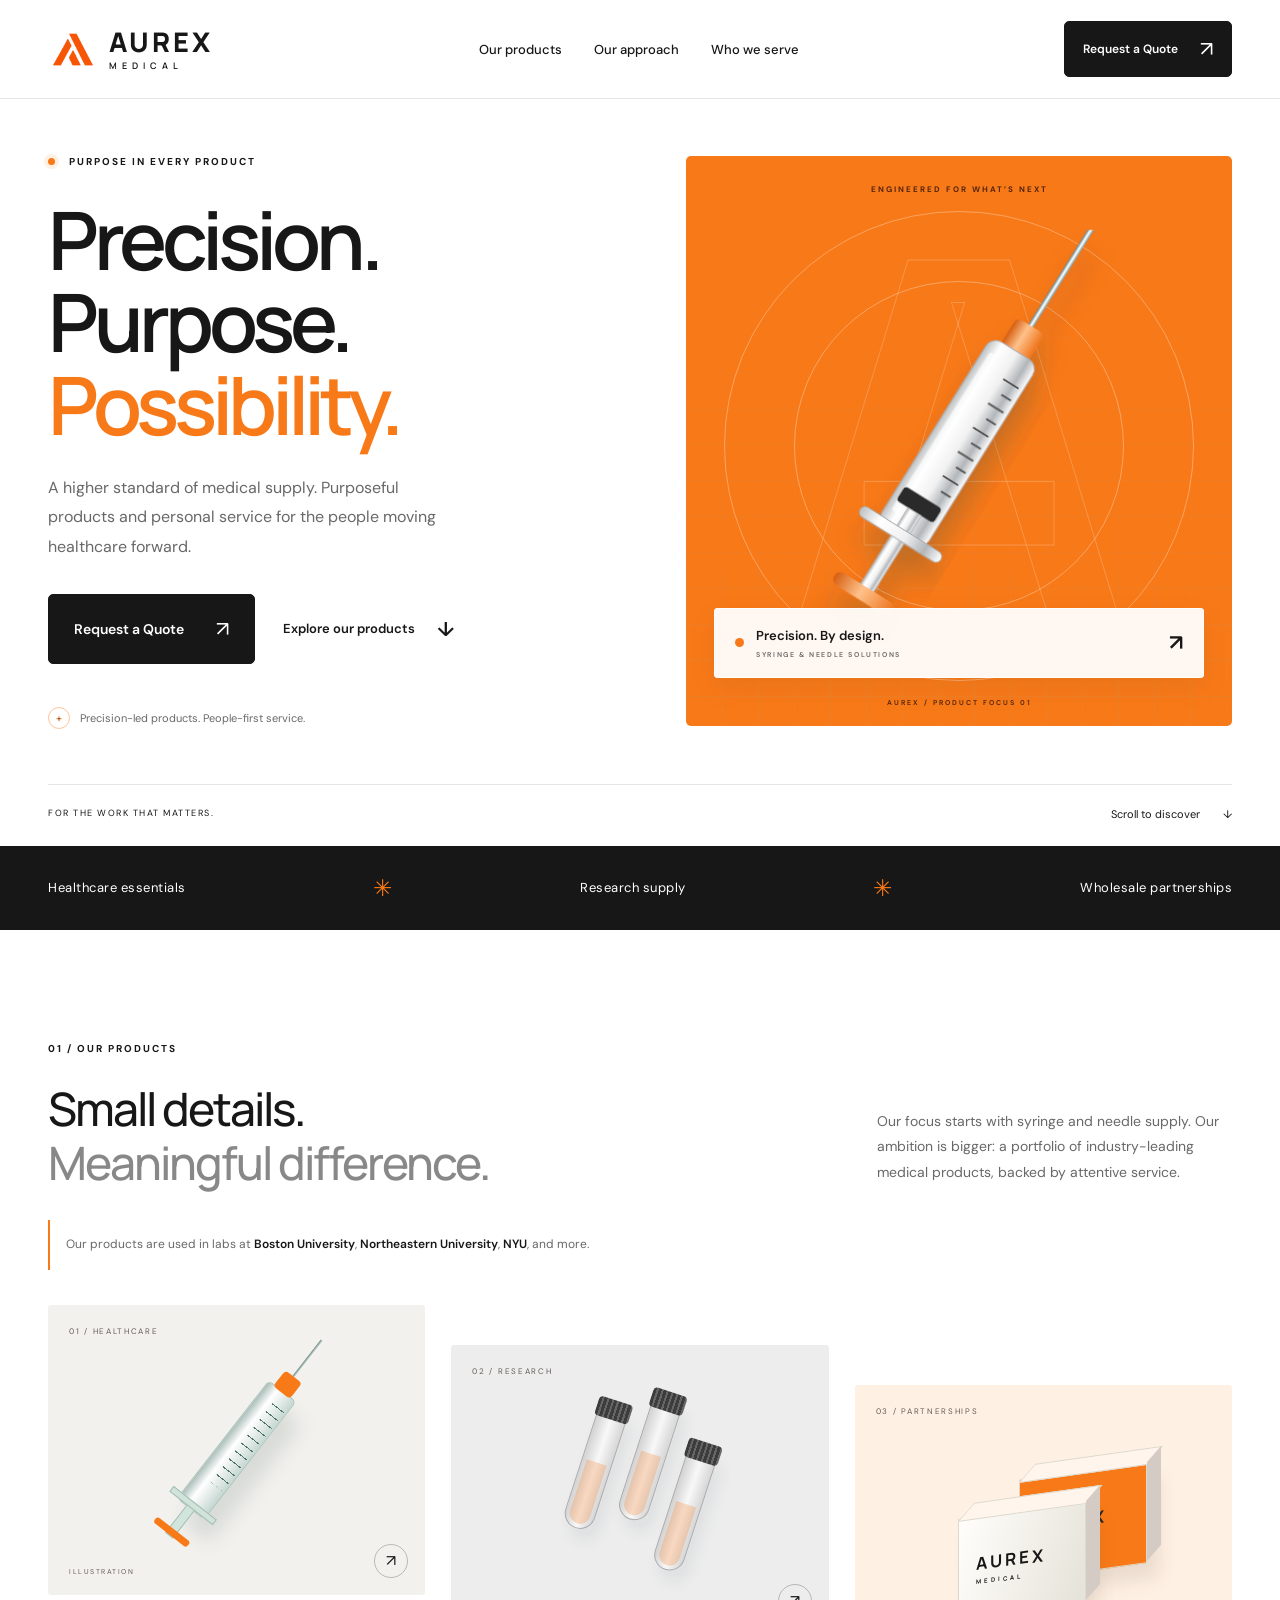
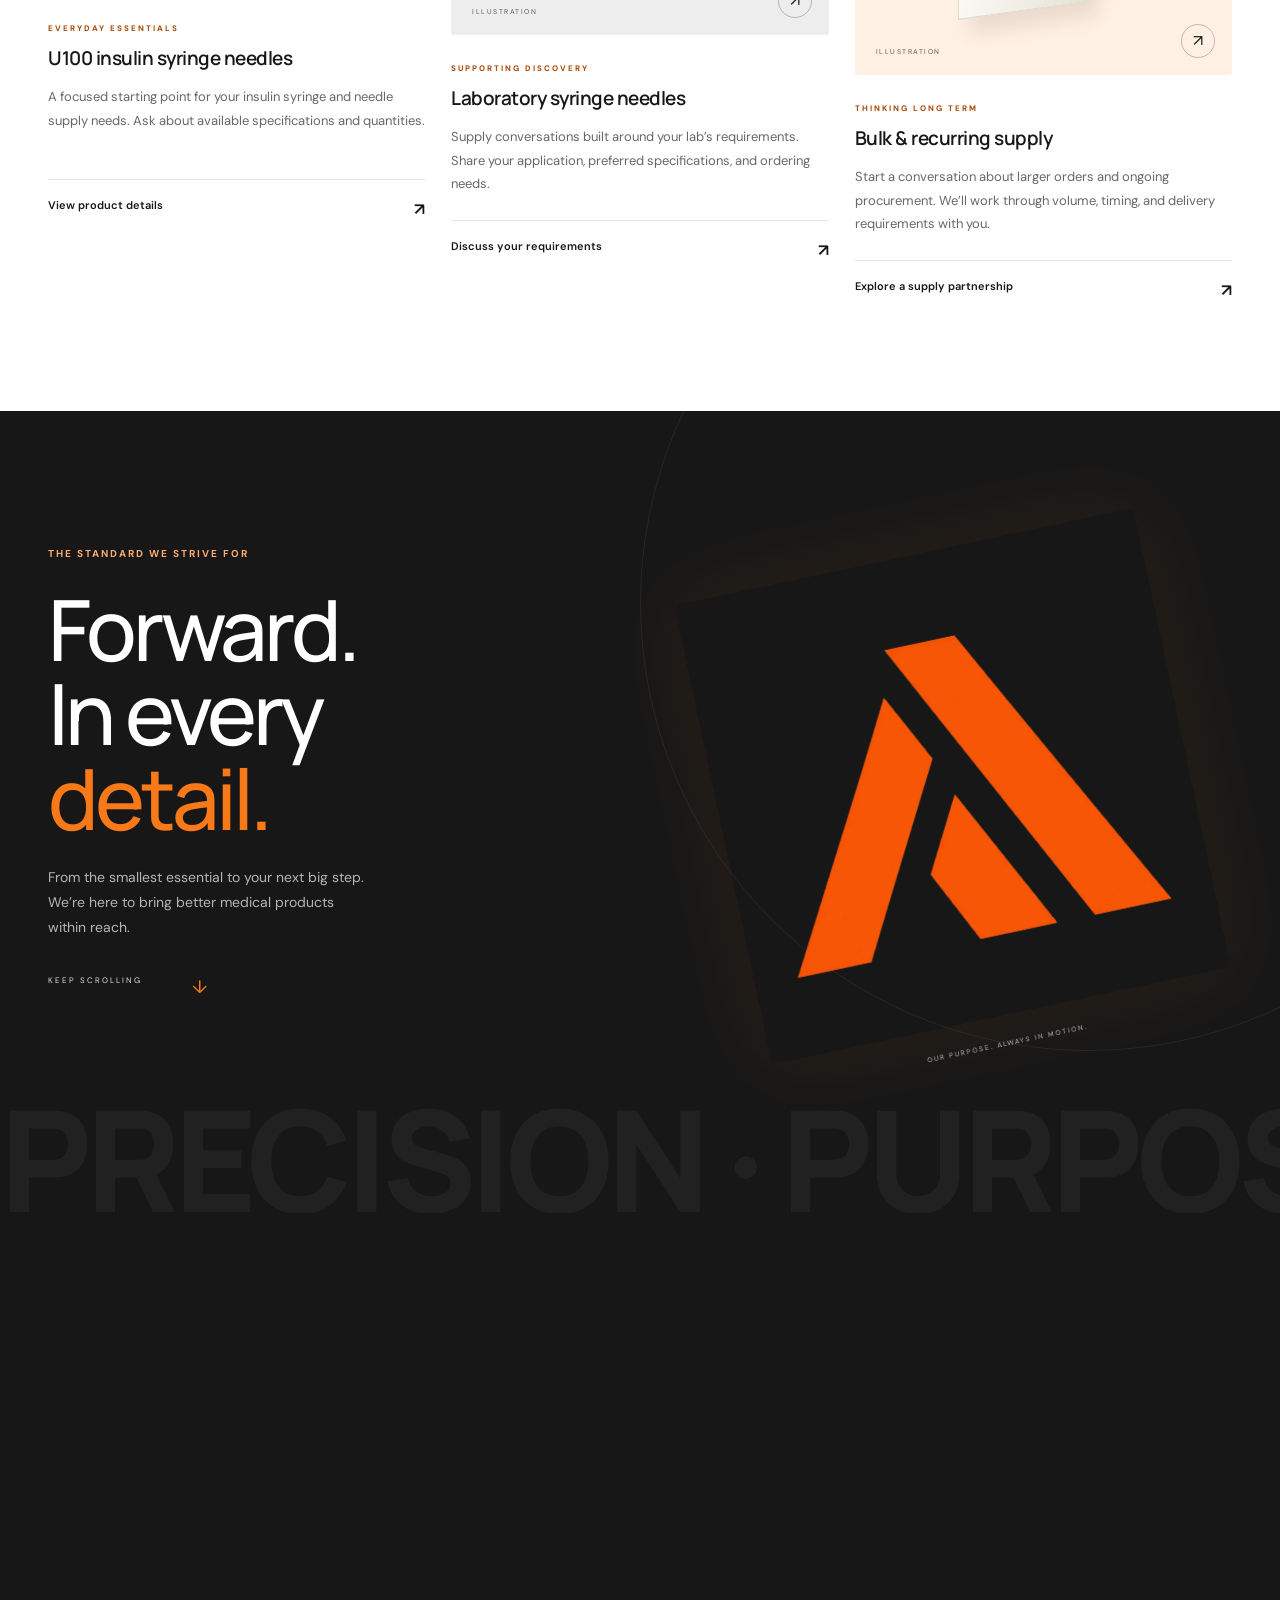
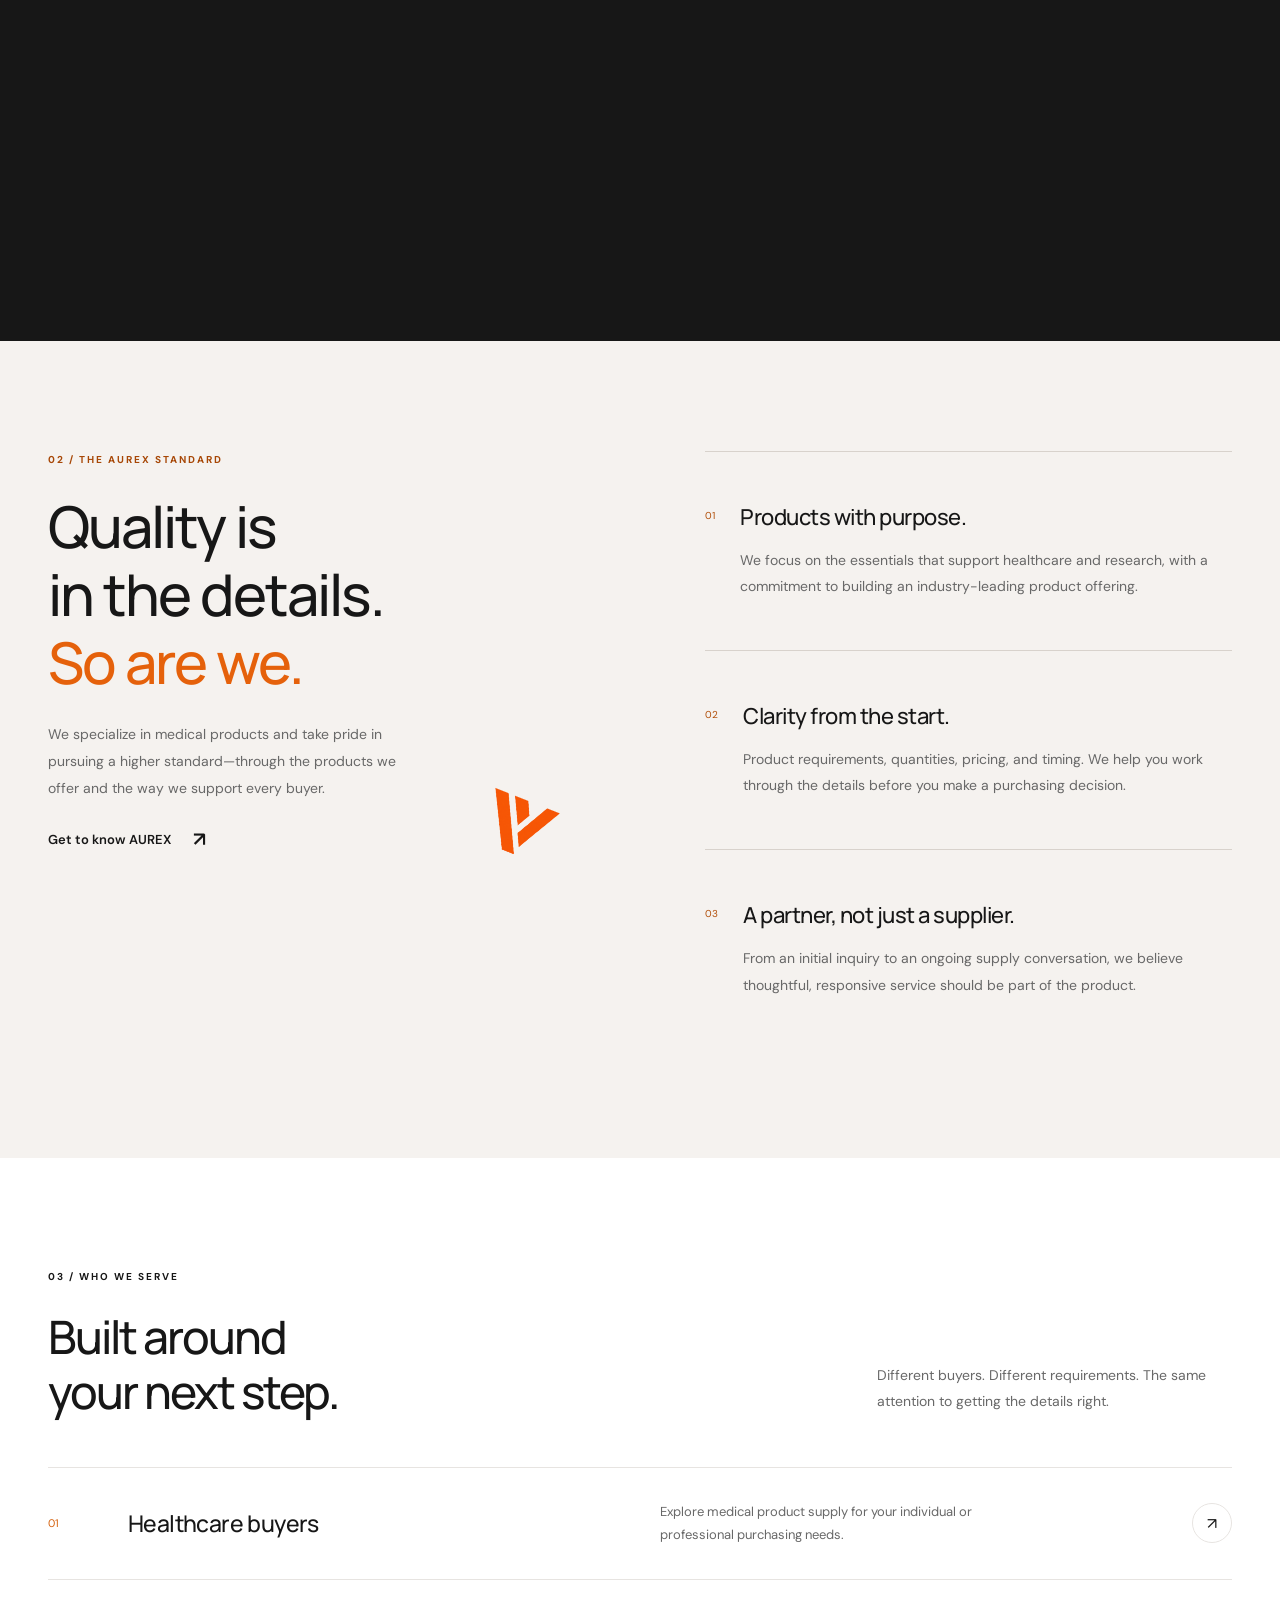
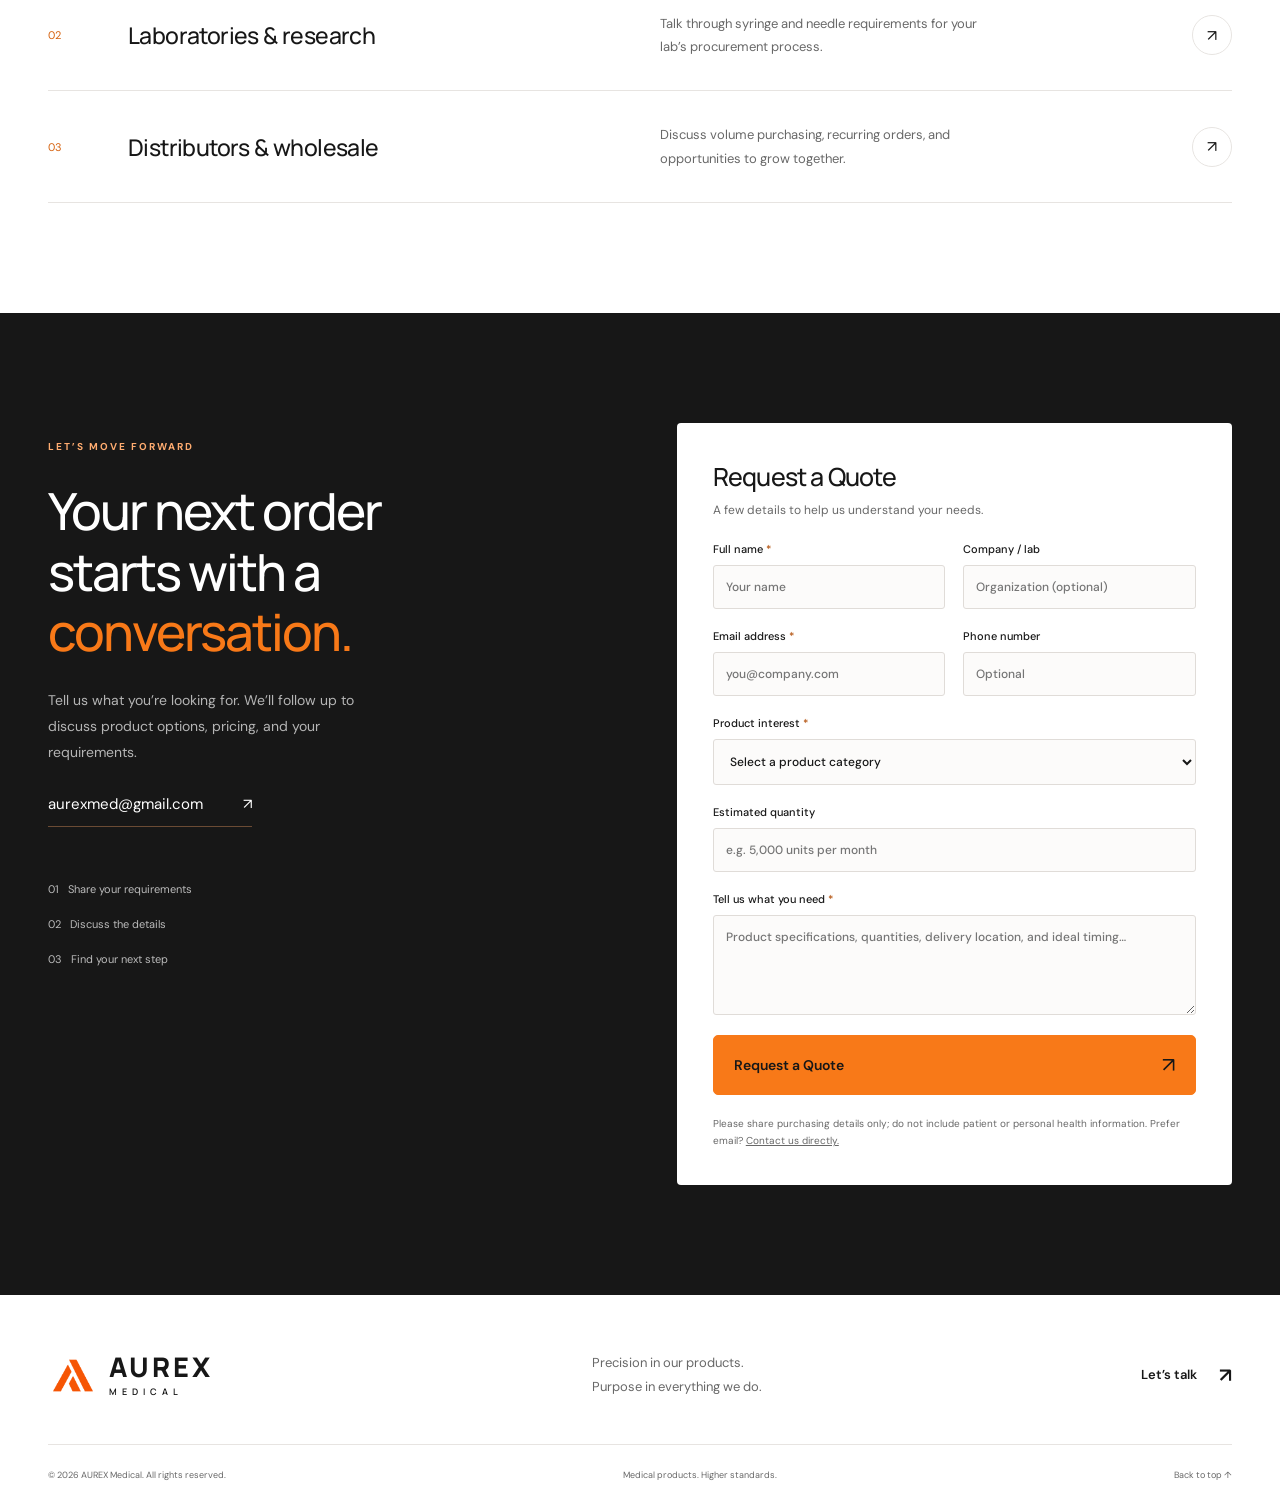
<file: index.html>
<!doctype html>
<html lang="en">
<head>
  <meta charset="UTF-8" />
  <meta name="viewport" content="width=device-width, initial-scale=1.0" />
  <meta name="theme-color" content="#f87918" />
  <link rel="icon" type="image/png" href="assets/aurexmed.png" />
  <title>AUREX Medical | Precision in Every Detail</title>
  <meta name="description" content="Medical products. Exceptional attention to detail. Explore AUREX Medical's syringe and needle supply for healthcare, research, and wholesale buyers. Request a quote." />
  <link rel="preconnect" href="https://fonts.googleapis.com" />
  <link rel="preconnect" href="https://fonts.gstatic.com" crossorigin />
  <link href="https://fonts.googleapis.com/css2?family=DM+Sans:wght@400;500;600;700&family=Manrope:wght@400;500;600;700;800&display=swap" rel="stylesheet" />
  <link rel="stylesheet" href="styles.css" />
  <script src="script.js" defer></script>
</head>
<body>
  <a class="skip-link" href="#main">Skip to content</a>
  <div class="scroll-progress" aria-hidden="true"></div>
  <header class="site-header">
    <div class="container nav-wrap">
      <a href="#" class="logo" aria-label="Aurex Medical home"><span class="logo-crop"><img class="brand-logo" src="assets/aurexmed.png" alt="" width="1254" height="1254" /></span><span>AUREX<small>MEDICAL</small></span></a>
      <button class="menu-toggle" aria-expanded="false" aria-controls="main-nav" type="button">Menu <span aria-hidden="true">+</span></button>
      <nav id="main-nav" class="main-nav" aria-label="Primary"><a href="#products">Our products</a><a href="#approach">Our approach</a><a href="#buyers">Who we serve</a></nav>
      <a class="button button-small header-quote" href="#quote">Request a Quote <span aria-hidden="true">↗</span></a>
    </div>
  </header>
  <main id="main">
    <section class="hero">
      <div class="container hero-grid">
        <div class="hero-copy">
          <p class="eyebrow"><span class="status-dot"></span> PURPOSE IN EVERY PRODUCT</p>
          <h1>Precision.<br>Purpose.<br><em>Possibility.</em></h1>
          <p class="lead">A higher standard of medical supply. Purposeful products and personal service for the people moving healthcare forward.</p>
          <div class="hero-actions"><a class="button" href="#quote">Request a Quote <span aria-hidden="true">↗</span></a><a class="text-link" href="#products">Explore our products <span aria-hidden="true">↓</span></a></div>
          <div class="hero-note"><span class="tiny-cross" aria-hidden="true">+</span> Precision-led products. People-first service.</div>
        </div>
        <div class="hero-visual" aria-label="Illustration of a precision syringe">
          <div class="visual-grid" aria-hidden="true"></div><div class="orbit orbit-one" aria-hidden="true"></div><div class="orbit orbit-two" aria-hidden="true"></div>
          <span class="visual-top">ENGINEERED FOR WHAT’S NEXT</span><span class="hero-outline" aria-hidden="true">A</span>
          <svg class="syringe" viewBox="0 0 460 600" role="img" aria-label="Stylized syringe illustration; not a product specification">
            <defs><linearGradient id="barrel"><stop stop-color="#bdc0c2"/><stop offset=".24" stop-color="#ffffff"/><stop offset=".55" stop-color="#f1f1f1"/><stop offset=".8" stop-color="#b2b6ba"/><stop offset="1" stop-color="#ffffff"/></linearGradient><linearGradient id="metal"><stop stop-color="#577d87"/><stop offset=".5" stop-color="#fff"/><stop offset="1" stop-color="#72949b"/></linearGradient><linearGradient id="cap"><stop stop-color="#d55d10"/><stop offset=".45" stop-color="#ffc18b"/><stop offset="1" stop-color="#ef771f"/></linearGradient><filter id="shadow"><feDropShadow dx="12" dy="20" stdDeviation="14" flood-color="#153f47" flood-opacity=".22"/></filter></defs>
            <g transform="rotate(32 230 300)" filter="url(#shadow)"><path d="M227 40 L233 36 L233 168 L227 168Z" fill="url(#metal)"/><rect x="213" y="157" width="34" height="42" rx="6" fill="url(#cap)"/><rect x="201" y="188" width="58" height="230" rx="12" fill="url(#barrel)" stroke="#a6a9ac"/><rect x="208" y="203" width="7" height="196" rx="3" fill="#fff" opacity=".7"/><path d="M235 220h19m-12 15h12m-19 15h19m-12 15h12m-19 15h19m-12 15h12m-19 15h19m-12 15h12m-19 15h19m-12 15h12" fill="none" stroke="#555555" stroke-width="2"/><rect x="207" y="370" width="46" height="18" rx="4" fill="#292929"/><rect x="222" y="388" width="16" height="100" fill="url(#barrel)" stroke="#a6a9ac"/><rect x="180" y="410" width="100" height="12" rx="6" fill="url(#barrel)" stroke="#a6a9ac"/><rect x="194" y="482" width="72" height="15" rx="7" fill="url(#cap)"/></g>
          </svg>
          <div class="product-label"><span class="label-dot"></span><div>Precision. By design.<small>SYRINGE & NEEDLE SOLUTIONS</small></div><span aria-hidden="true">↗</span></div>
          <span class="visual-bottom">AUREX / PRODUCT FOCUS 01</span>
        </div>
      </div>
      <div class="container hero-bottom"><span>FOR THE WORK THAT MATTERS.</span><a href="#products">Scroll to discover <span aria-hidden="true">↓</span></a></div>
    </section>
    <div class="intro-strip"><div class="container"><span>Healthcare essentials</span><i aria-hidden="true">✳</i><span>Research supply</span><i aria-hidden="true">✳</i><span>Wholesale partnerships</span></div></div>
    <section id="products" class="section products">
      <div class="container">
        <div class="section-heading reveal"><div><p class="eyebrow">01 / OUR PRODUCTS</p><h2>Small details.<br><span class="muted">Meaningful difference.</span></h2></div><p>Our focus starts with syringe and needle supply. Our ambition is bigger: a portfolio of industry-leading medical products, backed by attentive service.</p></div>
        <p class="lab-note reveal">Our products are used in labs at <strong>Boston University</strong>, <strong>Northeastern University</strong>, <strong>NYU</strong>, and more.</p>
        <div class="product-grid">
          <article class="product-card reveal"><a href="u100-insulin-syringes.html"><div class="product-art art-insulin" aria-hidden="true"><span class="art-code">01 / HEALTHCARE</span><div class="mini-syringe"><i></i><b></b><span></span></div><span class="art-caption">ILLUSTRATION</span><span class="round-arrow">↗</span></div><div class="product-copy"><p class="eyebrow">EVERYDAY ESSENTIALS</p><h3>U100 insulin syringe needles</h3><p>A focused starting point for your insulin syringe and needle supply needs. Ask about available specifications and quantities.</p><span class="product-link">View product details <span aria-hidden="true">↗</span></span></div></a></article>
          <article class="product-card reveal"><a href="#quote" data-product="Laboratory syringe needles"><div class="product-art art-lab" aria-hidden="true"><span class="art-code">02 / RESEARCH</span><div class="lab-tubes"><i></i><i></i><i></i></div><span class="art-caption">ILLUSTRATION</span><span class="round-arrow">↗</span></div><div class="product-copy"><p class="eyebrow">SUPPORTING DISCOVERY</p><h3>Laboratory syringe needles</h3><p>Supply conversations built around your lab’s requirements. Share your application, preferred specifications, and ordering needs.</p><span class="product-link">Discuss your requirements <span aria-hidden="true">↗</span></span></div></a></article>
          <article class="product-card reveal"><a href="#quote" data-product="Bulk and recurring supply"><div class="product-art art-bulk" aria-hidden="true"><span class="art-code">03 / PARTNERSHIPS</span><div class="supply-box box-back">AUREX<span>MEDICAL</span></div><div class="supply-box">AUREX<span>MEDICAL</span></div><span class="art-caption">ILLUSTRATION</span><span class="round-arrow">↗</span></div><div class="product-copy"><p class="eyebrow">THINKING LONG TERM</p><h3>Bulk & recurring supply</h3><p>Start a conversation about larger orders and ongoing procurement. We’ll work through volume, timing, and delivery requirements with you.</p><span class="product-link">Explore a supply partnership <span aria-hidden="true">↗</span></span></div></a></article>
        </div>
      </div>
    </section>
    <section class="brand-story" aria-labelledby="story-title">
      <div class="story-sticky">
        <div class="story-orbit" aria-hidden="true"></div>
        <div class="container story-layout">
          <div class="story-copy"><p class="eyebrow">THE STANDARD WE STRIVE FOR</p><h2 id="story-title">Forward.<br> In every<br> <em>detail.</em></h2><p>From the smallest essential to your next big step. We’re here to bring better medical products within reach.</p><span class="story-scroll">KEEP SCROLLING <span aria-hidden="true">↓</span></span></div>
          <div class="story-symbol"><img src="assets/aurexmed.png" alt="AUREX Medical’s orange geometric A logo" width="1254" height="1254" /><span class="story-caption">OUR PURPOSE. ALWAYS IN MOTION.</span></div>
        </div>
        <div class="story-word" aria-hidden="true">PRECISION · PURPOSE · POSSIBILITY ·</div>
      </div>
    </section>
    <section id="approach" class="section approach">
      <div class="container approach-grid">
        <div class="approach-heading reveal"><p class="eyebrow">02 / THE AUREX STANDARD</p><h2>Quality is<br>in the details.<br><em>So are we.</em></h2><p>We specialize in medical products and take pride in pursuing a higher standard—through the products we offer and the way we support every buyer.</p><a class="text-link" href="#quote">Get to know AUREX <span aria-hidden="true">↗</span></a><div class="standard-mark" aria-hidden="true"><img src="assets/aurexmed.png" alt="" width="1254" height="1254" /></div></div>
        <div class="principles"><article class="principle reveal"><span>01</span><div><h3>Products with purpose.</h3><p>We focus on the essentials that support healthcare and research, with a commitment to building an industry-leading product offering.</p></div></article><article class="principle reveal"><span>02</span><div><h3>Clarity from the start.</h3><p>Product requirements, quantities, pricing, and timing. We help you work through the details before you make a purchasing decision.</p></div></article><article class="principle reveal"><span>03</span><div><h3>A partner, not just a supplier.</h3><p>From an initial inquiry to an ongoing supply conversation, we believe thoughtful, responsive service should be part of the product.</p></div></article></div>
      </div>
    </section>
    <section id="buyers" class="section buyers"><div class="container"><div class="section-heading reveal"><div><p class="eyebrow">03 / WHO WE SERVE</p><h2>Built around<br>your next step.</h2></div><p>Different buyers. Different requirements. The same attention to getting the details right.</p></div><div class="buyer-list"><article class="reveal"><span class="buyer-number">01</span><h3>Healthcare buyers</h3><p>Explore medical product supply for your individual or professional purchasing needs.</p><a href="#quote" aria-label="Request a quote for healthcare products">↗</a></article><article class="reveal"><span class="buyer-number">02</span><h3>Laboratories & research</h3><p>Talk through syringe and needle requirements for your lab’s procurement process.</p><a href="#quote" aria-label="Request a quote for laboratory products">↗</a></article><article class="reveal"><span class="buyer-number">03</span><h3>Distributors & wholesale</h3><p>Discuss volume purchasing, recurring orders, and opportunities to grow together.</p><a href="#quote" aria-label="Request a wholesale quote">↗</a></article></div></div></section>
    <section id="quote" class="section quote"><div class="container quote-layout"><div class="quote-intro reveal"><p class="eyebrow">LET’S MOVE FORWARD</p><h2>Your next order<br>starts with a<br><em>conversation.</em></h2><p>Tell us what you’re looking for. We’ll follow up to discuss product options, pricing, and your requirements.</p><a class="email-link" href="mailto:aurexmed@gmail.com">aurexmed@gmail.com <span aria-hidden="true">↗</span></a><div class="quote-steps"><span>01 &nbsp; Share your requirements</span><span>02 &nbsp; Discuss the details</span><span>03 &nbsp; Find your next step</span></div></div>
      <form id="contact" class="quote-form reveal" action="https://formsubmit.co/aurexmed@gmail.com" method="POST"><h3>Request a Quote</h3><p class="form-description">A few details to help us understand your needs.</p><input type="hidden" name="_subject" value="New AUREX Medical Quote Request"/><input type="hidden" name="_template" value="table"/><input type="text" name="_honey" class="honeypot" tabindex="-1" autocomplete="off" aria-hidden="true"/>
        <div class="form-row"><label>Full name <span>*</span><input name="full_name" autocomplete="name" placeholder="Your name" required maxlength="120"/></label><label>Company / lab<input name="company_name" autocomplete="organization" placeholder="Organization (optional)" maxlength="160"/></label></div>
        <div class="form-row"><label>Email address <span>*</span><input type="email" name="email" autocomplete="email" placeholder="you@company.com" required maxlength="254"/></label><label>Phone number<input type="tel" name="phone" autocomplete="tel" placeholder="Optional" maxlength="40"/></label></div>
        <label>Product interest <span>*</span><select name="product_interest" id="product-interest" required><option value="">Select a product category</option><option>U100 insulin syringe needles</option><option>Laboratory syringe needles</option><option>Bulk and recurring supply</option><option>Other medical product inquiry</option></select></label>
        <label>Estimated quantity<input name="quantity" placeholder="e.g. 5,000 units per month" maxlength="160"/></label><label>Tell us what you need <span>*</span><textarea name="details" rows="4" placeholder="Product specifications, quantities, delivery location, and ideal timing…" required maxlength="5000"></textarea></label><button class="button" type="submit">Request a Quote <span aria-hidden="true">↗</span></button><p class="form-note">Please share purchasing details only; do not include patient or personal health information. Prefer email? <a href="mailto:aurexmed@gmail.com">Contact us directly.</a></p>
      </form></div></section>
  </main>
  <footer class="site-footer"><div class="container"><div class="footer-top"><a href="#" class="logo" aria-label="Aurex Medical home"><span class="logo-crop"><img class="brand-logo" src="assets/aurexmed.png" alt="" width="1254" height="1254" /></span><span>AUREX<small>MEDICAL</small></span></a><p>Precision in our products.<br>Purpose in everything we do.</p><a class="text-link" href="#quote">Let’s talk <span aria-hidden="true">↗</span></a></div><div class="footer-bottom"><span>© <span id="year">2026</span> AUREX Medical. All rights reserved.</span><span>Medical products. Higher standards.</span><a href="#">Back to top ↑</a></div></div></footer>
</body>
</html>
</file>
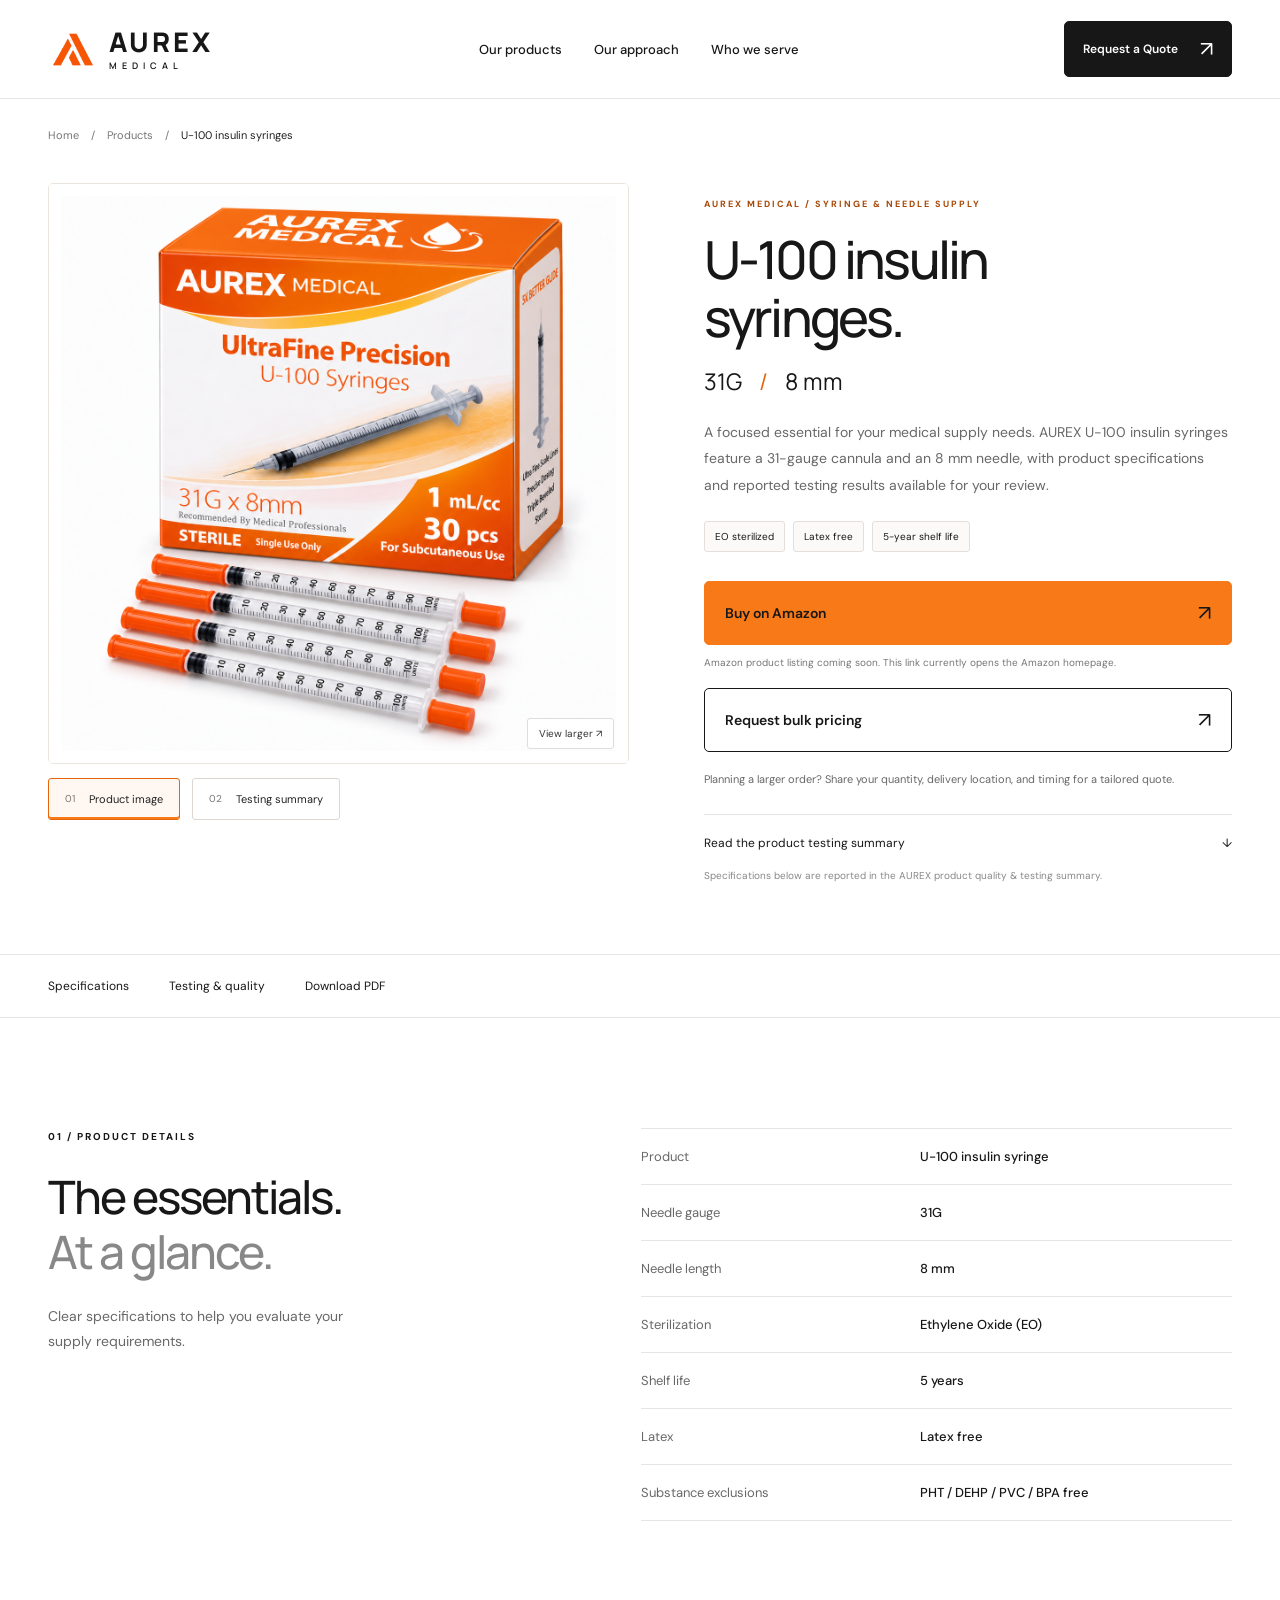
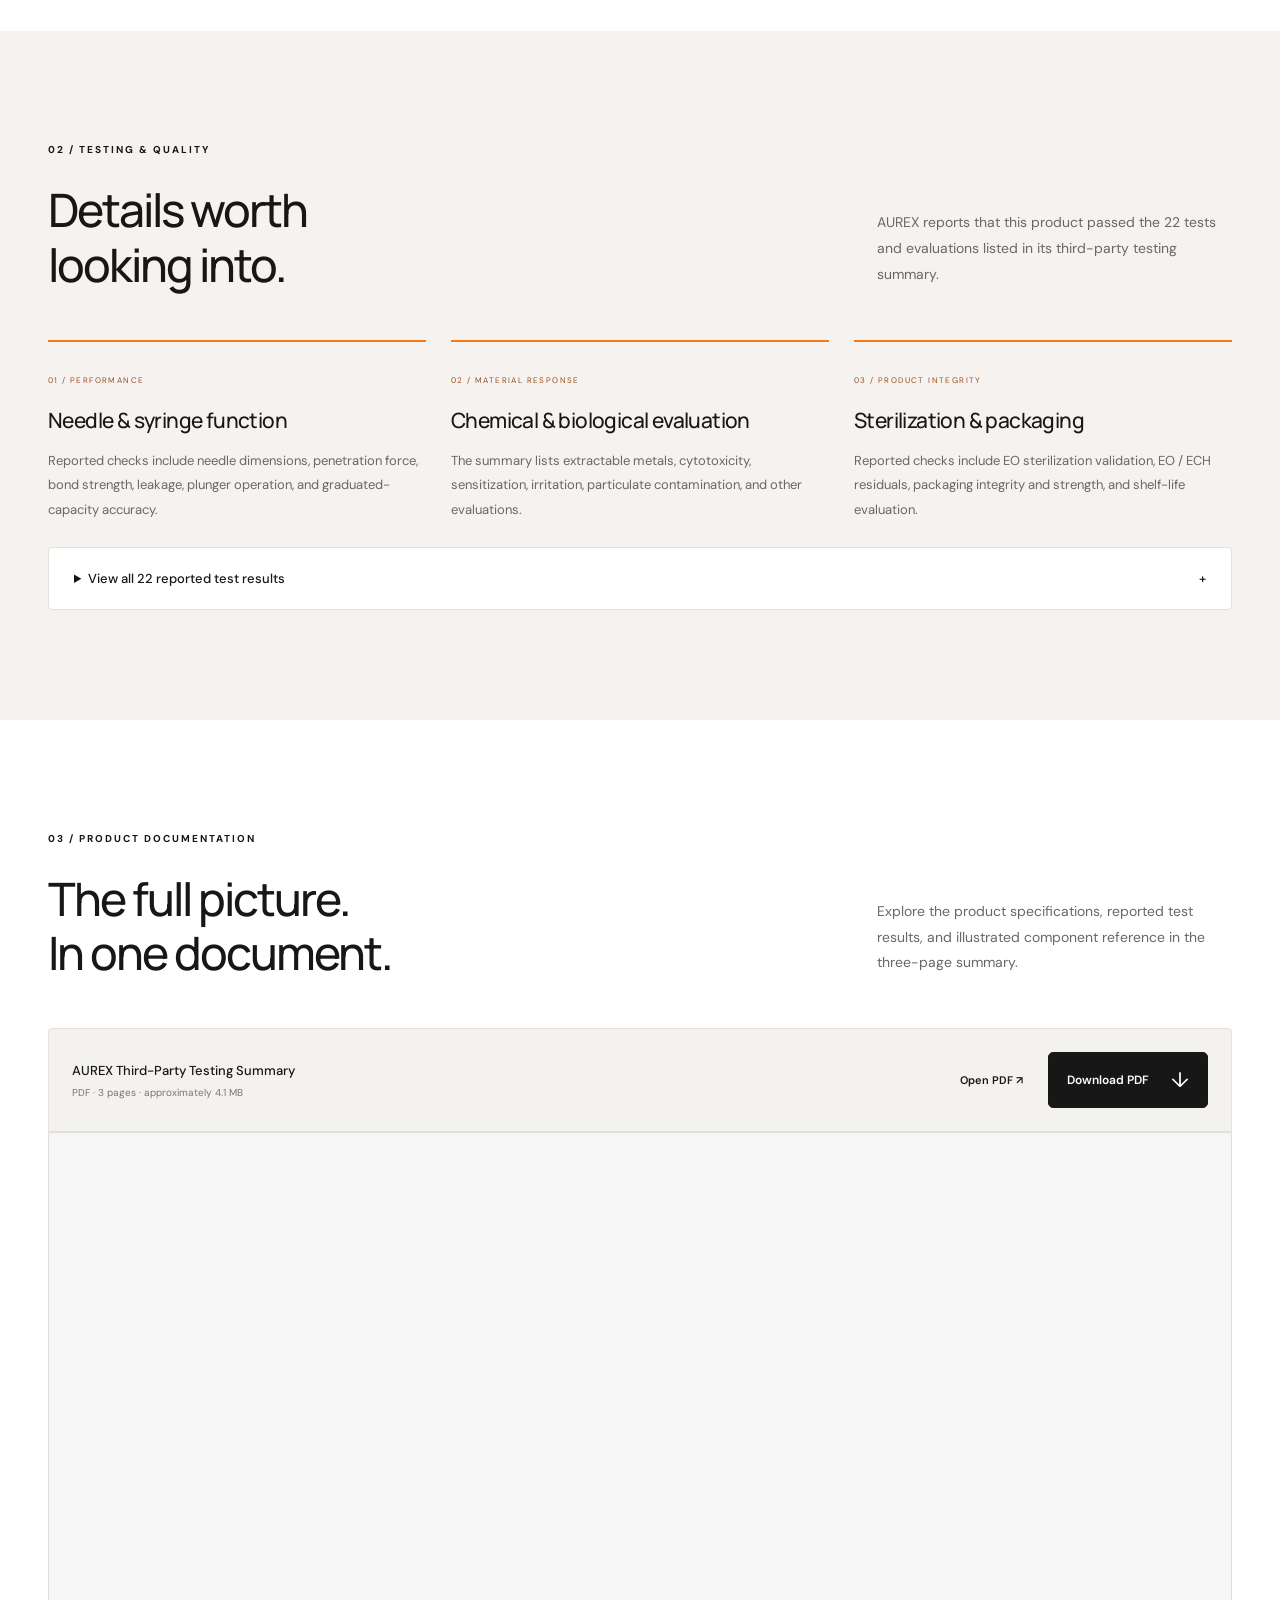
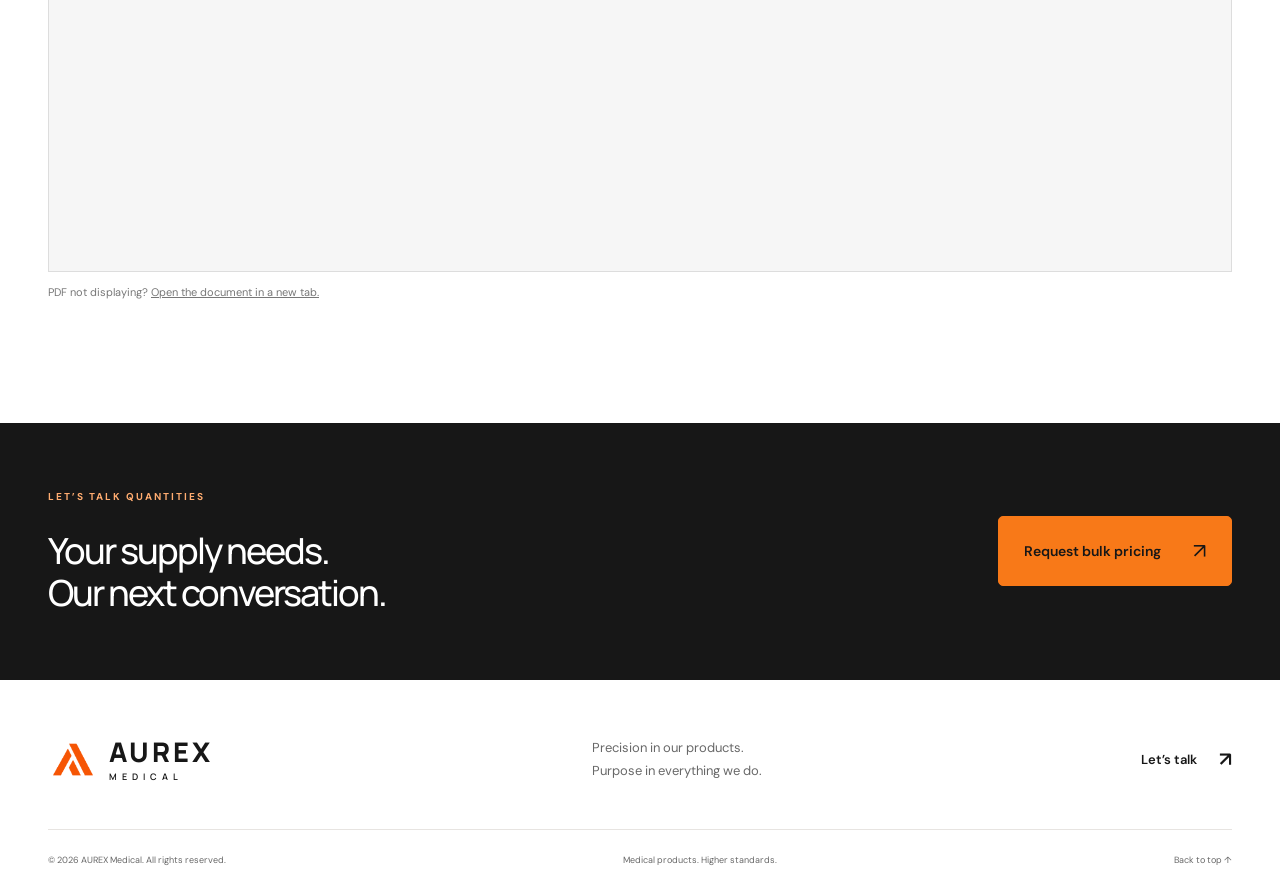
<file: u100-insulin-syringes.html>
<!doctype html>
<html lang="en"><head><meta charset="UTF-8"/><meta name="viewport" content="width=device-width, initial-scale=1.0"/><meta name="theme-color" content="#f87918"/><title>U-100 Insulin Syringes · 31G × 8 mm | AUREX Medical</title><meta name="description" content="Explore AUREX U-100 insulin syringes, 31G × 8 mm. Review product specifications, the AUREX testing summary, and bulk pricing options."/><link rel="icon" href="assets/aurexmed.png" type="image/png"/><link rel="preconnect" href="https://fonts.googleapis.com"/><link rel="preconnect" href="https://fonts.gstatic.com" crossorigin/><link href="https://fonts.googleapis.com/css2?family=DM+Sans:wght@400;500;600;700&family=Manrope:wght@400;500;600;700;800&display=swap" rel="stylesheet"/><link rel="stylesheet" href="styles.css"/><link rel="stylesheet" href="product.css"/><script src="product.js" defer></script></head><body class="product-page"><a class="skip-link" href="#main">Skip to content</a>  <header class="site-header">
    <div class="container nav-wrap">
      <a href="index.html" class="logo" aria-label="Aurex Medical home"><span class="logo-crop"><img class="brand-logo" src="assets/aurexmed.png" alt="" width="1254" height="1254" /></span><span>AUREX<small>MEDICAL</small></span></a>
      <button class="menu-toggle" aria-expanded="false" aria-controls="main-nav" type="button">Menu <span aria-hidden="true">+</span></button>
      <nav id="main-nav" class="main-nav" aria-label="Primary"><a href="index.html#products">Our products</a><a href="index.html#approach">Our approach</a><a href="index.html#buyers">Who we serve</a></nav>
      <a class="button button-small header-quote" href="index.html?product=u100#quote">Request a Quote <span aria-hidden="true">↗</span></a>
    </div>
  </header>
<main id="main"><div class="container"><nav class="breadcrumbs" aria-label="Breadcrumb"><a href="index.html">Home</a><span aria-hidden="true">/</span><a href="index.html#products">Products</a><span aria-hidden="true">/</span><span aria-current="page">U-100 insulin syringes</span></nav>
<section class="listing" aria-labelledby="product-title"><div class="gallery"><div class="gallery-stage"><div id="product-panel" class="gallery-panel"><button class="gallery-open" type="button" aria-label="Enlarge product image" aria-haspopup="dialog"><img src="assets/u100-product.png" alt="AUREX Medical UltraFine Precision U-100 syringe packaging with orange-capped syringes" width="1254" height="1254" fetchpriority="high"/><span class="zoom-hint" aria-hidden="true">View larger ↗</span></button></div><div id="document-panel" class="gallery-panel" hidden><button class="gallery-open" type="button" aria-label="Enlarge testing summary" aria-haspopup="dialog"><img src="assets/testing-summary-preview.png" alt="First page of the AUREX product quality testing summary, with 31G × 8 mm specifications" width="927" height="1200"/><span class="zoom-hint" aria-hidden="true">View larger ↗</span></button></div></div><div class="gallery-controls" aria-label="Product gallery"><button type="button" class="gallery-thumb" data-panel="product-panel" aria-pressed="true" aria-controls="product-panel">01 <span>Product image</span></button><button type="button" class="gallery-thumb" data-panel="document-panel" aria-pressed="false" aria-controls="document-panel">02 <span>Testing summary</span></button></div></div>
<div class="listing-info"><p class="eyebrow">AUREX MEDICAL / SYRINGE & NEEDLE SUPPLY</p><h1 id="product-title">U-100 insulin<br>syringes.</h1><p class="variant">31G <span aria-hidden="true">/</span> 8 mm</p><p class="listing-description">A focused essential for your medical supply needs. AUREX U-100 insulin syringes feature a 31-gauge cannula and an 8 mm needle, with product specifications and reported testing results available for your review.</p><div class="feature-tags"><span>EO sterilized</span><span>Latex free</span><span>5-year shelf life</span></div><div class="buy-actions"><a class="button amazon-button" href="https://www.amazon.com/" target="_blank" rel="noopener noreferrer">Buy on Amazon <span aria-hidden="true">↗</span></a><p class="availability-note">Amazon product listing coming soon. This link currently opens the Amazon homepage.</p><a class="button bulk-button" href="index.html?product=u100#quote">Request bulk pricing <span aria-hidden="true">↗</span></a></div><p class="bulk-note">Planning a larger order? Share your quantity, delivery location, and timing for a tailored quote.</p><a class="document-link" href="#testing">Read the product testing summary <span aria-hidden="true">↓</span></a><div class="listing-footnote">Specifications below are reported in the AUREX product quality & testing summary.</div></div></section>
</div><nav class="product-nav" aria-label="Product details"><div class="container"><a href="#specifications">Specifications</a><a href="#testing">Testing & quality</a><a href="#documents">Download PDF</a></div></nav>
<section id="specifications" class="section"><div class="container details-grid"><div class="reveal"><p class="eyebrow">01 / PRODUCT DETAILS</p><h2>The essentials.<br><span class="muted">At a glance.</span></h2><p class="section-intro">Clear specifications to help you evaluate your supply requirements.</p></div><dl class="spec-list reveal"><div><dt>Product</dt><dd>U-100 insulin syringe</dd></div><div><dt>Needle gauge</dt><dd>31G</dd></div><div><dt>Needle length</dt><dd>8 mm</dd></div><div><dt>Sterilization</dt><dd>Ethylene Oxide (EO)</dd></div><div><dt>Shelf life</dt><dd>5 years</dd></div><div><dt>Latex</dt><dd>Latex free</dd></div><div><dt>Substance exclusions</dt><dd>PHT / DEHP / PVC / BPA free</dd></div></dl></div></section>
<section id="testing" class="section testing-section"><div class="container"><div class="section-heading reveal"><div><p class="eyebrow">02 / TESTING & QUALITY</p><h2>Details worth<br>looking into.</h2></div><p>AUREX reports that this product passed the 22 tests and evaluations listed in its third-party testing summary.</p></div><div class="testing-cards"><article class="reveal"><span>01 / PERFORMANCE</span><h3>Needle & syringe function</h3><p>Reported checks include needle dimensions, penetration force, bond strength, leakage, plunger operation, and graduated-capacity accuracy.</p></article><article class="reveal"><span>02 / MATERIAL RESPONSE</span><h3>Chemical & biological evaluation</h3><p>The summary lists extractable metals, cytotoxicity, sensitization, irritation, particulate contamination, and other evaluations.</p></article><article class="reveal"><span>03 / PRODUCT INTEGRITY</span><h3>Sterilization & packaging</h3><p>Reported checks include EO sterilization validation, EO / ECH residuals, packaging integrity and strength, and shelf-life evaluation.</p></article></div><details class="results-details"><summary>View all 22 reported test results <span aria-hidden="true">+</span></summary><div class="table-scroll" tabindex="0" role="region" aria-label="Reported test results"><table><caption>Results as listed in the AUREX summary, page 2</caption><thead><tr><th scope="col">Test / evaluation</th><th scope="col">Assessment</th><th scope="col">Reported result</th></tr></thead><tbody><tr><th scope="row">Needle dimensions</th><td>Needle length and diameter</td><td>Pass</td></tr><tr><th scope="row">Needle-point inspection</th><td>Tip condition and visible defects</td><td>Pass</td></tr><tr><th scope="row">Penetration force</th><td>Resistance during standardized penetration</td><td>Pass</td></tr><tr><th scope="row">Needle-to-hub bond strength</th><td>Security of the needle attachment</td><td>Pass</td></tr><tr><th scope="row">Needle leakage</th><td>Leakage at the needle connection</td><td>Pass</td></tr><tr><th scope="row">Plunger-seal leakage</th><td>Leakage past the plunger gasket</td><td>Pass</td></tr><tr><th scope="row">Plunger fit and operation</th><td>Fit and functional movement in the barrel</td><td>Pass</td></tr><tr><th scope="row">Graduated-capacity accuracy</th><td>Volume relative to the graduation scale</td><td>Pass</td></tr><tr><th scope="row">Dead-space volume</th><td>Residual fluid after plunger depression</td><td>Pass</td></tr><tr><th scope="row">Lubrication assessment</th><td>Applicable lubrication requirements</td><td>Pass</td></tr><tr><th scope="row">Particulate contamination</th><td>Particles and foreign matter</td><td>Pass</td></tr><tr><th scope="row">Fragmentation</th><td>Fragments generated during closure piercing</td><td>Pass</td></tr><tr><th scope="row">Acidity / alkalinity of extracts</th><td>Chemical characteristics of device extracts</td><td>Pass</td></tr><tr><th scope="row">Extractable metals</th><td>Metals released under test conditions</td><td>Pass</td></tr><tr><th scope="row">Cytotoxicity</th><td>Cell response to device extracts</td><td>Pass</td></tr><tr><th scope="row">Sensitization</th><td>Potential for an allergic response</td><td>Pass</td></tr><tr><th scope="row">Irritation / intracutaneous reactivity</th><td>Potential for local tissue irritation</td><td>Pass</td></tr><tr><th scope="row">EO sterilization validation</th><td>Sterilization process performance</td><td>Pass</td></tr><tr><th scope="row">EO / ECH residuals</th><td>Residual sterilant and reaction product</td><td>Pass</td></tr><tr><th scope="row">Packaging integrity</th><td>Integrity of the sterile barrier</td><td>Pass</td></tr><tr><th scope="row">Packaging strength</th><td>Resistance to specified package stresses</td><td>Pass</td></tr><tr><th scope="row">Shelf-life evaluation</th><td>Aging-related performance and integrity</td><td>Pass</td></tr></tbody></table></div></details></div></section>
<section id="documents" class="section documents-section"><div class="container"><div class="section-heading reveal"><div><p class="eyebrow">03 / PRODUCT DOCUMENTATION</p><h2>The full picture.<br>In one document.</h2></div><p>Explore the product specifications, reported test results, and illustrated component reference in the three-page summary.</p></div><div class="document-toolbar"><div><strong>AUREX Third-Party Testing Summary</strong><span>PDF · 3 pages · approximately 4.1 MB</span></div><div class="document-actions"><a class="text-link" href="assets/documents/AUREX_Third_Party_Testing_Summary.pdf" target="_blank" rel="noopener">Open PDF ↗</a><a class="button button-small" href="assets/documents/AUREX_Third_Party_Testing_Summary.pdf" download>Download PDF <span aria-hidden="true">↓</span></a></div></div><iframe class="pdf-viewer" src="assets/documents/AUREX_Third_Party_Testing_Summary.pdf#view=FitH" title="AUREX Third-Party Testing Summary PDF" loading="lazy"></iframe><p class="pdf-fallback">PDF not displaying? <a href="assets/documents/AUREX_Third_Party_Testing_Summary.pdf" target="_blank" rel="noopener">Open the document in a new tab.</a></p></div></section>
<section class="bulk-banner"><div class="container"><div><p class="eyebrow">LET’S TALK QUANTITIES</p><h2>Your supply needs.<br>Our next conversation.</h2></div><a class="button" href="index.html?product=u100#quote">Request bulk pricing <span aria-hidden="true">↗</span></a></div></section></main>  <footer class="site-footer"><div class="container"><div class="footer-top"><a href="index.html" class="logo" aria-label="Aurex Medical home"><span class="logo-crop"><img class="brand-logo" src="assets/aurexmed.png" alt="" width="1254" height="1254" /></span><span>AUREX<small>MEDICAL</small></span></a><p>Precision in our products.<br>Purpose in everything we do.</p><a class="text-link" href="index.html?product=u100#quote">Let’s talk <span aria-hidden="true">↗</span></a></div><div class="footer-bottom"><span>© <span id="year">2026</span> AUREX Medical. All rights reserved.</span><span>Medical products. Higher standards.</span><a href="#main">Back to top ↑</a></div></div></footer><dialog class="image-viewer" aria-labelledby="viewer-title"><div class="viewer-shell"><header class="viewer-header"><div><h2 id="viewer-title">Product gallery</h2><p id="viewer-caption" aria-live="polite"></p></div><button class="viewer-close" type="button" aria-label="Close image viewer" autofocus>✕</button></header><div class="viewer-stage"><button class="viewer-prev" type="button" aria-label="Previous image">←</button><img class="viewer-image" alt=""/><button class="viewer-next" type="button" aria-label="Next image">→</button></div><p class="viewer-help">Swipe or use the arrow keys to browse · Esc to close</p></div></dialog></body></html>
</file>
<file: styles.css>
:root{--ink:#171717;--muted:#686868;--mint:#ffe1cb;--paper:#ffffff;--line:#e7e4e1;--font:'Manrope',sans-serif}*{box-sizing:border-box}html{scroll-behavior:smooth;scroll-padding-top:110px}body{margin:0;background:var(--paper);color:var(--ink);font-family:'DM Sans',sans-serif;-webkit-font-smoothing:antialiased}a{color:inherit;text-decoration:none}button,input,textarea,select{font:inherit}button,a,input,select,textarea{-webkit-tap-highlight-color:transparent}a:focus-visible,button:focus-visible{outline:3px solid #277c6b;outline-offset:6px}::selection{background:var(--mint);color:var(--ink)}.container{width:min(1280px,calc(100% - 96px));margin:auto}.skip-link{position:fixed;top:-80px;left:20px;z-index:100;background:white;padding:16px}.skip-link:focus{top:12px}.scroll-progress{position:fixed;top:0;left:0;width:100%;height:3px;background:#f87918;z-index:60;transform:scaleX(0);transform-origin:left}.site-header{position:sticky;top:0;z-index:50;background:rgba(248,250,248,.94);backdrop-filter:blur(18px);border-bottom:1px solid var(--line)}.nav-wrap{height:98px;display:flex;align-items:center;justify-content:space-between;gap:24px}.logo{display:flex;align-items:center;gap:10px;font-family:var(--font);font-weight:800;font-size:27px;letter-spacing:3px;line-height:1.1}.logo small{display:block;font-size:9px;letter-spacing:5px;font-weight:600;margin-top:5px}.logo-mark{font-size:48px;line-height:1;letter-spacing:0;font-weight:400}.main-nav{display:flex;gap:32px;font-size:13px;font-weight:500}.main-nav a{position:relative;padding:10px 0}.main-nav a:after{content:'';position:absolute;bottom:3px;left:0;width:100%;height:1px;background:var(--ink);transform:scaleX(0);transform-origin:left;transition:transform .25s}.main-nav a:hover:after{transform:scaleX(1)}.button{display:inline-flex;justify-content:space-between;align-items:center;gap:32px;background:var(--ink);color:white;padding:20px 25px;border:1px solid var(--ink);border-radius:5px;font-size:14px;font-weight:600;cursor:pointer;transition:background .25s,transform .25s,box-shadow .25s}.button:hover{background:#333333;transform:translateY(-3px);box-shadow:0 8px 22px #17171718}.button span{font-size:21px;font-weight:400}.button-small{padding:13px 18px;font-size:12px;gap:22px}.menu-toggle{display:none}.hero{overflow:hidden}.hero-grid{display:grid;grid-template-columns:1.12fr 1fr;gap:60px;align-items:center;padding-top:62px;padding-bottom:55px}.eyebrow{font-size:10px;font-weight:700;letter-spacing:2px;line-height:1.7;margin:0 0 25px}.status-dot{display:inline-block;width:7px;height:7px;border-radius:50%;background:#f87918;margin-right:10px}.hero h1{font-size:clamp(44px,4.55vw,68px);letter-spacing:-3.8px;line-height:1.12;margin:0 0 28px;font-weight:500;font-family:var(--font)}em{font-style:normal;color:#e5610b}.lead{font-size:16px;line-height:1.85;max-width:435px;color:var(--muted)}.hero-actions{display:flex;align-items:center;gap:28px;margin-top:32px}.text-link{font-size:13px;font-weight:600;display:inline-flex;align-items:center;gap:22px}.text-link span{font-size:20px;transition:transform .25s}.text-link:hover span{transform:translate(3px,-3px)}.hero-note{display:flex;align-items:center;gap:10px;font-size:11px;color:var(--muted);margin-top:43px}.tiny-cross{border:1px solid #a2bcb4;border-radius:50%;width:22px;height:22px;display:grid;place-items:center;color:#578b7a}.hero-visual{height:550px;background:#f87918;position:relative;overflow:hidden;border-radius:180px 180px 6px 6px;isolation:isolate}.visual-grid{position:absolute;inset:0;background-image:linear-gradient(#9cb9ac18 1px,transparent 1px),linear-gradient(90deg,#9cb9ac18 1px,transparent 1px);background-size:36px 36px;mask-image:linear-gradient(transparent,#000)}.orbit{position:absolute;border:1px solid #ffffff50;border-radius:50%;width:400px;height:400px;top:90px;left:50%;transform:translateX(-50%)}.orbit-two{width:290px;height:290px;top:145px}.syringe{position:absolute;height:100%;width:100%;top:0;left:0;will-change:transform}.visual-top,.visual-bottom{position:absolute;left:0;right:0;text-align:center;font-size:8px;letter-spacing:2px;color:#54250d}.visual-top{top:52px}.visual-bottom{bottom:19px;font-size:7px}.product-label{position:absolute;bottom:58px;left:28px;right:28px;padding:18px 20px;background:#ffffffd9;backdrop-filter:blur(10px);border:1px solid #fff;display:flex;gap:12px;align-items:center;border-radius:5px;font-size:13px;font-weight:600;box-shadow:0 10px 30px #173c3910}.product-label small{display:block;font-size:7px;letter-spacing:1.6px;color:var(--muted);margin-top:6px}.product-label>span:last-child{margin-left:auto;font-size:22px}.label-dot{width:9px;height:9px;background:#f87918;border-radius:50%}.hero-bottom{display:flex;justify-content:space-between;border-top:1px solid var(--line);padding-top:22px;padding-bottom:25px;font-size:9px;letter-spacing:1.5px}.hero-bottom a{letter-spacing:0;font-size:11px}.hero-bottom a span{margin-left:20px}.intro-strip{background:var(--ink);color:#fff}.intro-strip .container{display:flex;align-items:center;justify-content:space-between;gap:20px;padding-top:27px;padding-bottom:27px;font-size:13px;letter-spacing:.5px}.intro-strip i{font-style:normal;color:#f87918;font-size:23px}.section{padding:110px 0}.section-heading{display:flex;justify-content:space-between;align-items:flex-end;gap:50px;margin-bottom:48px}h2{font-family:var(--font);font-size:clamp(36px,3.6vw,50px);font-weight:500;letter-spacing:-2px;line-height:1.18;margin:0}.muted{color:#888888}.section-heading>p{max-width:355px;color:var(--muted);font-size:14px;line-height:1.85;margin:0 0 4px}.product-grid{display:grid;grid-template-columns:repeat(3,1fr);gap:26px}.product-card a{display:block;height:100%}.product-art{height:290px;position:relative;overflow:hidden;background:#f3f1ee;border-radius:5px;display:flex;align-items:center;justify-content:center}.art-code{position:absolute;top:21px;left:21px;font-size:8px;letter-spacing:1.7px}.art-caption{position:absolute;bottom:19px;left:21px;font-size:7px;letter-spacing:1.5px;color:#567069}.round-arrow{position:absolute;bottom:17px;right:17px;border:1px solid #b2c4bc;width:34px;height:34px;border-radius:50%;display:grid;place-items:center;transition:background .25s,transform .25s}.product-card a:hover .round-arrow{background:var(--ink);color:white;transform:rotate(45deg)}.product-copy{padding:27px 0 0}.product-copy .eyebrow{font-size:8px;margin-bottom:10px;color:#ad4a08}.product-copy h3{font-family:var(--font);font-size:19px;letter-spacing:-.5px;font-weight:600;margin:0 0 14px}.product-copy p:not(.eyebrow){color:var(--muted);font-size:13px;line-height:1.8;min-height:70px}.product-link{display:flex;justify-content:space-between;border-top:1px solid var(--line);padding-top:18px;margin-top:24px;font-size:11px;font-weight:600}.product-link span{font-size:17px}.mini-syringe{width:35px;height:150px;background:linear-gradient(90deg,#acbfbb,#fff 35%,#c6d7d2);border:1px solid #abc4ba;border-radius:5px;transform:rotate(38deg);position:relative;box-shadow:18px 15px 20px #173c3920;transition:transform .6s}.mini-syringe:before{content:'';position:absolute;width:3px;height:52px;left:15px;top:-65px;background:linear-gradient(90deg,#67877d,#fff)}.mini-syringe:after{content:'';position:absolute;width:21px;height:20px;left:6px;top:-19px;background:#f87918;border-radius:4px}.mini-syringe i{position:absolute;width:15px;height:105px;right:2px;top:10px;background:repeating-linear-gradient(0deg,transparent 0 9px,#4c746a 9px 10px)}.mini-syringe b{position:absolute;width:10px;height:36px;bottom:-35px;left:11px;background:#d1e5dc;border:1px solid #a3bfb2}.mini-syringe span{position:absolute;width:55px;height:7px;bottom:0;left:-11px;background:#d2e3db;border:1px solid #a3bfb2}.mini-syringe b:after{content:'';position:absolute;width:42px;height:7px;bottom:0;left:-17px;background:#f87918;border-radius:3px}.product-card a:hover .mini-syringe{transform:rotate(30deg) translateY(-7px)}.art-lab{background:#ededed}.lab-tubes{display:flex;gap:18px;transform:rotate(18deg);transition:transform .6s}.lab-tubes i{display:block;width:31px;height:125px;border-radius:3px 3px 18px 18px;border:1px solid #a6bdc5;background:linear-gradient(90deg,#b6ccd380,#fff9,#aec9d080);position:relative;box-shadow:8px 10px 15px #1b3f4a12}.lab-tubes i:before{content:'';position:absolute;top:-10px;left:-3px;width:35px;height:20px;background:repeating-linear-gradient(90deg,#3c3c3c 0 3px,#666666 3px 5px);border-radius:4px}.lab-tubes i:after{content:'';position:absolute;inset:55px 4px 4px;background:#f8791840;border-radius:0 0 15px 15px}.lab-tubes i:nth-child(2){margin-top:-25px}.lab-tubes i:nth-child(3){margin-top:12px}.product-card a:hover .lab-tubes{transform:rotate(12deg) translateY(-6px)}.art-bulk{background:#fff0e4}.supply-box{position:absolute;width:128px;height:101px;background:linear-gradient(110deg,#fffefb,#e5e2d8);box-shadow:12px 16px 18px #554d3620;border:1px solid #ddd9cc;transform:skewY(-8deg);top:125px;left:calc(50% - 85px);padding:35px 17px;font-family:var(--font);font-size:17px;letter-spacing:3px;font-weight:700;transition:transform .6s}.supply-box span{display:block;font-size:6px;letter-spacing:3px;margin-top:3px}.supply-box:before{content:'';position:absolute;top:-15px;left:7px;width:100%;height:15px;transform:skewX(-45deg);background:#f9f7ef;border:1px solid #ddd9cc}.supply-box:after{content:'';position:absolute;right:-15px;top:-8px;width:14px;height:100%;transform:skewY(-45deg);background:#d8d5c9}.box-back{top:86px;left:calc(50% - 24px);background:#f87918;color:#242424}.product-card a:hover .supply-box{transform:skewY(-8deg) translateY(-7px)}.approach{background:var(--ink);color:#f0f6f2;overflow:hidden}.approach-grid{display:grid;grid-template-columns:1fr 1fr;gap:130px}.approach .eyebrow{color:#ffab6c}.approach h2{font-size:clamp(40px,4.5vw,64px)}.approach em{color:#f87918}.approach-heading{position:relative}.approach-heading>p:not(.eyebrow){font-size:14px;line-height:1.9;color:#b5b5b5;max-width:350px;margin:25px 0}.standard-mark{font-size:150px;line-height:1;color:#31534f;position:absolute;bottom:-60px;right:0;transform:rotate(var(--mark-rotation,0deg))}.principles{padding-top:30px}.principle{display:flex;gap:25px;padding:30px 0 35px;border-top:1px solid #414141}.principle>span{font-size:10px;color:#f87918;padding-top:7px}.principle h3{font-family:var(--font);font-size:22px;font-weight:500;letter-spacing:-.5px;margin:0 0 15px}.principle p{font-size:14px;line-height:1.9;color:#b5b5b5;margin:0}.buyer-list article{display:grid;grid-template-columns:55px 1fr 1fr 40px;align-items:center;gap:25px;border-top:1px solid var(--line);padding:32px 0}.buyer-list article:last-child{border-bottom:1px solid var(--line)}.buyer-number{font-size:11px;color:#d66310}.buyer-list h3{font-family:var(--font);font-size:23px;font-weight:500;letter-spacing:-.6px;margin:0}.buyer-list p{font-size:13px;color:var(--muted);line-height:1.8;margin:0;max-width:320px}.buyer-list a{display:grid;place-items:center;width:40px;height:40px;border:1px solid var(--line);border-radius:50%;transition:background .25s}.buyer-list a:hover{background:var(--mint)}.quote{background:#f5f2ef}.quote-layout{display:grid;grid-template-columns:1fr 1.05fr;gap:100px;align-items:start}.quote-intro{padding-top:15px}.quote h2{font-size:clamp(40px,4vw,57px)}.quote-intro>p:not(.eyebrow){color:var(--muted);font-size:14px;line-height:1.85;max-width:330px;margin:27px 0}.email-link{display:inline-flex;gap:40px;font-size:15px;border-bottom:1px solid #a3b9ad;padding:0 0 12px}.quote-steps{display:grid;gap:21px;margin-top:55px;font-size:11px;color:#6f6258}.quote-form{background:#fff;padding:36px;border-radius:6px;display:grid;gap:20px;box-shadow:0 10px 40px #234c3810}.quote-form h3{font-family:var(--font);font-size:25px;font-weight:500;letter-spacing:-.8px;margin:0}.form-description{font-size:12px;color:var(--muted);margin:-12px 0 4px}.form-row{display:grid;grid-template-columns:1fr 1fr;gap:18px}.quote-form label{display:block;font-size:11px;font-weight:500}.quote-form label>span{color:#b14e08}.quote-form input,.quote-form select,.quote-form textarea{display:block;width:100%;margin-top:9px;padding:13px 12px;border:1px solid #d9e3dd;border-radius:3px;background:#fcfdfb;color:var(--ink);font-size:12px;min-width:0;outline-offset:2px}.quote-form input:focus,.quote-form select:focus,.quote-form textarea:focus{outline:2px solid #f87918}.quote-form textarea{resize:vertical;min-height:100px}.quote-form .button{width:100%;padding:15px 20px}.form-note{font-size:10px;color:var(--muted);line-height:1.7;margin:0}.form-note a{text-decoration:underline}.quote-form .honeypot{display:none}.site-footer{padding:55px 0 25px}.footer-top{display:flex;align-items:center;justify-content:space-between;padding-bottom:45px}.footer-top p{font-size:13px;line-height:1.8;color:var(--muted);margin:0}.footer-bottom{display:flex;justify-content:space-between;gap:20px;border-top:1px solid var(--line);padding-top:24px;font-size:9px;color:var(--muted)}.reveal{opacity:1;transform:none}.motion-enabled .reveal{opacity:0;transform:translateY(35px);transition:opacity .85s ease,transform .85s cubic-bezier(.2,.7,.2,1)}.motion-enabled .reveal.is-visible{opacity:1;transform:translateY(0)}.product-card:nth-child(2){transition-delay:.1s}.product-card:nth-child(3){transition-delay:.2s}
@media(min-width:1500px){.hero-grid{padding-top:80px;padding-bottom:70px}.hero-visual{height:610px}}
@media(max-width:1100px){.container{width:calc(100% - 64px)}.hero-grid{gap:30px}.hero h1{font-size:48px;letter-spacing:-2.8px}.hero-visual{height:500px}.hero-actions{gap:18px;flex-wrap:wrap}.main-nav{gap:20px}.approach-grid{gap:70px}.quote-layout{gap:50px}.product-grid{gap:20px}.product-art{height:260px}.product-copy h3{font-size:17px}}
@media(max-width:800px){.container{width:calc(100% - 40px)}.nav-wrap{height:80px;gap:14px}.logo{font-size:22px}.logo-mark{font-size:38px}.logo small{font-size:7px}.header-quote{margin-left:auto;font-size:10px;padding:10px 12px;gap:12px}.menu-toggle{display:block;order:3;background:transparent;border:0;color:var(--ink);padding:12px 0 12px 8px;font-size:12px}.menu-toggle span{margin-left:8px}.main-nav{display:none;position:absolute;top:80px;left:0;right:0;background:var(--paper);padding:20px;border-bottom:1px solid var(--line);flex-direction:column;gap:10px}.main-nav.is-open{display:flex}.hero-grid{grid-template-columns:1fr 1fr;gap:20px;padding-top:40px}.hero h1{font-size:38px;letter-spacing:-2px}.hero-visual{height:440px;border-radius:120px 120px 5px 5px}.visual-top{font-size:6px;letter-spacing:1px}.product-label{left:12px;right:12px;padding:13px 10px;font-size:10px}.product-label small{font-size:6px;letter-spacing:1px}.lead{font-size:14px}.hero-note{margin-top:25px;font-size:9px}.section{padding:75px 0}.section-heading{gap:30px}.section-heading>p{max-width:280px;font-size:13px}.product-grid{grid-template-columns:1fr}.product-card>a{display:grid;grid-template-columns:1fr 1fr;gap:30px}.product-copy{padding:20px 0}.product-art{height:275px}.product-copy h3{font-size:22px}.product-copy p:not(.eyebrow){min-height:0}.approach-grid{gap:40px}.approach h2{font-size:43px}.principle h3{font-size:19px}.principle{gap:15px}.buyer-list article{grid-template-columns:25px 1fr 1fr 32px;gap:20px}.buyer-list h3{font-size:19px}.quote-layout{gap:30px}.quote-form{padding:24px}.form-row{grid-template-columns:1fr}.quote h2{font-size:40px}.intro-strip .container{font-size:11px}}
@media(max-width:600px){html{scroll-padding-top:95px}.hero-grid{grid-template-columns:1fr;padding-top:40px;padding-bottom:30px;gap:36px}.hero h1{font-size:clamp(40px,10.8vw,58px);letter-spacing:-2.8px}.hero .eyebrow{font-size:8px}.hero-visual{height:440px;border-radius:150px 150px 5px 5px}.visual-top{font-size:8px}.product-label{left:25px;right:25px;padding:17px;font-size:13px}.hero-actions{gap:20px}.hero-actions .button{padding:17px 20px;font-size:12px;gap:22px}.text-link{font-size:12px;gap:12px}.hero-bottom{font-size:7px;letter-spacing:1px}.hero-bottom a{font-size:10px}.intro-strip .container{gap:10px;font-size:8px;letter-spacing:0;padding-top:22px;padding-bottom:22px}.intro-strip i{font-size:16px}.section-heading{display:block;margin-bottom:30px}.section-heading>p{max-width:100%;margin-top:22px}h2{font-size:37px;letter-spacing:-1.7px}.eyebrow{font-size:9px;margin-bottom:18px}.product-grid{gap:35px}.product-card>a{display:block}.product-art{height:290px}.product-copy{padding-top:23px}.product-copy h3{font-size:22px}.product-copy p:not(.eyebrow){font-size:14px}.product-link{margin-top:20px}.approach-grid{grid-template-columns:1fr;gap:25px}.approach h2{font-size:49px}.approach-heading>p:not(.eyebrow){max-width:300px}.standard-mark{font-size:110px;bottom:-25px;right:5px}.principles{padding-top:20px}.principle{padding:27px 0}.principle h3{font-size:22px}.buyer-list article{grid-template-columns:25px 1fr 35px;gap:16px;padding:27px 0}.buyer-list h3{font-size:20px}.buyer-list p{grid-column:2;grid-row:2;max-width:100%}.buyer-list a{grid-column:3;grid-row:1;width:35px;height:35px}.quote-layout{grid-template-columns:1fr;gap:35px}.quote h2{font-size:47px}.quote-steps{margin-top:30px;gap:15px}.quote-form{padding:25px}.form-row{grid-template-columns:1fr}.quote-form input,.quote-form select,.quote-form textarea{font-size:16px}.footer-top{align-items:flex-start;flex-wrap:wrap;gap:30px;padding-bottom:30px}.footer-top p{font-size:11px}.footer-top>.text-link{width:100%}.footer-bottom{flex-wrap:wrap;gap:15px;font-size:8px}.footer-bottom>span:nth-child(2){display:none}.footer-bottom a{margin-left:auto}}
@media(prefers-reduced-motion:reduce){html{scroll-behavior:auto}*,*:before,*:after{transition:none!important;animation:none!important}.motion-enabled .reveal{opacity:1;transform:none}.syringe,.standard-mark{transform:none!important}}

/* AUREX brand: orange, white, and black. */
:root{--orange:#f87918}
.site-header{background:rgba(255,255,255,.95)}
.brand-logo{width:49px;height:46px;object-fit:contain;border-radius:3px}.logo{gap:12px;color:#171717}
.hero{background:#fff}.hero-grid{grid-template-columns:1.05fr 1fr;gap:65px;padding-top:54px}
.hero h1{font-size:clamp(60px,6.3vw,92px);letter-spacing:-5px;line-height:1.02;font-weight:600;margin-top:28px}
.hero h1 em{color:#f87918}.hero .lead{max-width:400px}.hero-visual{border-radius:5px;height:570px;background:#f87918}
.visual-top{color:#54250d;z-index:2;font-weight:700;top:28px}.visual-bottom{color:#54250d;font-weight:600}
.hero-outline{position:absolute;left:50%;top:48%;transform:translate(-50%,-50%);font-family:var(--font);font-size:500px;line-height:1;font-weight:800;color:transparent;-webkit-text-stroke:1px #ffffff35;pointer-events:none}
.orbit-one{width:470px;height:470px;top:55px}.orbit-two{width:330px;height:330px;top:125px}.syringe{z-index:1}.product-label{z-index:2;background:#fffffff0;bottom:48px;border-radius:3px;color:#171717}.product-label small{color:#686868}
.hero-note{color:#686868}.tiny-cross{border-color:#f8791870;color:#bd4a00}.intro-strip{background:#171717}.intro-strip i{color:#f87918}
.button:hover{background:#ed6a09;border-color:#ed6a09;color:#fff;box-shadow:0 9px 25px #f8791825}.header-quote{background:#171717}.status-dot{box-shadow:0 0 0 4px #fff0e4}
.product-art{border-radius:3px}.art-code,.art-caption{color:#655c55}.round-arrow{border-color:#17171740}.product-card a:hover .round-arrow{background:#f87918;color:#171717;border-color:#f87918}.product-copy .eyebrow{color:#a74706}
.supply-box:after{background:#d3cbc4}.supply-box:before{background:#fff5ec}.lab-tubes i{border-color:#aaa;background:linear-gradient(90deg,#b8b8b880,#fff9,#aaa5)}
.brand-story{height:170vh;min-height:1000px;background:#171717;position:relative;color:white}.story-sticky{height:calc(100vh - 98px);min-height:590px;position:sticky;top:98px;overflow:hidden;display:flex;align-items:center;isolation:isolate}.story-layout{display:grid;grid-template-columns:1fr 1fr;align-items:center;gap:80px;padding-bottom:80px}.story-copy{z-index:2}.story-copy .eyebrow{color:#ffac70}.story-copy h2{font-size:clamp(55px,6.6vw,92px);line-height:1;letter-spacing:-4px}.story-copy em{color:#f87918}.story-copy>p:not(.eyebrow){font-size:14px;line-height:1.8;color:#b5b5b5;max-width:320px;margin-top:25px}.story-scroll{display:inline-flex;gap:50px;font-size:8px;letter-spacing:2px;margin-top:20px;color:#ddd}.story-scroll>span{font-size:18px;color:#f87918}.story-symbol{position:relative;transform:translateY(var(--symbol-y,30px)) rotate(var(--symbol-rotation,-10deg)) scale(var(--symbol-scale,.85));will-change:transform}.story-symbol img{display:block;width:100%;height:auto;border-radius:6px;box-shadow:0 0 100px #f8791815}.story-caption{display:block;text-align:center;font-size:8px;letter-spacing:2px;margin-top:28px;color:#bcbcbc}.story-orbit{position:absolute;width:70vw;height:70vw;border:1px solid #ffffff12;border-radius:50%;right:-20vw;top:-20vw;transform:translateY(var(--orbit-y,0px));pointer-events:none}.story-word{position:absolute;bottom:-16px;left:0;white-space:nowrap;font-family:var(--font);font-size:clamp(80px,11vw,160px);font-weight:800;letter-spacing:-6px;line-height:1;color:#ffffff0b;transform:translateX(var(--word-x,0px));will-change:transform;pointer-events:none}
.approach{background:#f5f2ef;color:#171717}.approach .eyebrow{color:#a74706}.approach em{color:#e5610b}.approach-heading>p:not(.eyebrow),.principle p{color:#686868}.principle{border-color:#d8d2cc}.principle>span{color:#b14e08}.standard-mark{bottom:-18px;right:15px;width:85px;height:85px;font-size:0}.standard-mark img{width:100%;height:100%;object-fit:cover;border-radius:50%}.buyer-list a:hover{background:#f87918;color:#171717}.buyer-list article{transition:padding .3s,background .3s}.buyer-list article:hover{background:#fff9f4;padding-left:12px;padding-right:12px}
.quote{background:#171717;color:#fff}.quote .eyebrow{color:#ffac70}.quote h2 em{color:#f87918}.quote-intro>p:not(.eyebrow){color:#b5b5b5}.quote-steps{color:#bbb}.email-link{border-color:#6b4b34}.quote-form{color:#171717;border-radius:4px;box-shadow:none}.quote-form input,.quote-form select,.quote-form textarea{background:#fcfbfa;border-color:#e0dcd8}.quote-form .button{background:#f87918;border-color:#f87918;color:#171717}.quote-form .button:hover{background:#e96608;color:#fff}.form-note{color:#686868}
.motion-enabled .reveal{transform:translateY(55px)}.motion-enabled .reveal.is-visible{transform:translateY(0)}
@media(min-width:1000px){.approach-heading{position:sticky;top:140px;align-self:start}.principle{padding:50px 0}.principles{padding-top:0}.approach{overflow:visible}.product-grid .product-card:nth-child(2){padding-top:40px}.product-grid .product-card:nth-child(3){padding-top:80px}}
@media(max-width:1100px){.hero-grid{gap:35px}.hero h1{font-size:65px;letter-spacing:-3.5px}.hero-visual{height:530px}.story-layout{gap:45px}}
@media(max-width:800px){.brand-logo{width:40px;height:38px}.hero-grid{gap:25px}.hero h1{font-size:55px;letter-spacing:-3px}.hero-visual{height:470px}.story-sticky{top:80px;height:calc(100vh - 80px)}.story-layout{gap:35px}.story-copy h2{font-size:59px}.story-word{font-size:100px}.hero-outline{font-size:420px}}
@media(max-width:600px){.hero-grid{grid-template-columns:1fr;gap:32px}.hero h1{font-size:clamp(65px,18vw,92px);letter-spacing:-4px;margin-top:20px}.hero-visual{height:440px;border-radius:4px}.hero-outline{font-size:440px}.hero .lead{font-size:15px}.brand-story{height:145vh;min-height:1000px}.story-sticky{min-height:650px}.story-layout{grid-template-columns:1fr;gap:22px;padding-top:25px;padding-bottom:65px}.story-copy h2{font-size:48px;letter-spacing:-2px}.story-copy h2 br{display:none}.story-copy h2 br:after{content:' '}.story-copy h2 em{display:block}.story-copy>p:not(.eyebrow){font-size:12px;margin:16px 0 0;max-width:290px}.story-scroll{display:none}.story-symbol{width:210px;justify-self:center}.story-caption{font-size:6px;margin-top:14px}.story-word{font-size:85px;bottom:0}.story-orbit{width:110vw;height:110vw;top:20%;right:-40vw}.standard-mark{width:65px;height:65px;bottom:0}.header-quote{gap:9px}.logo{font-size:20px;letter-spacing:2px}.logo small{letter-spacing:4px}.nav-wrap{gap:8px}.menu-toggle{font-size:11px}}
@media(prefers-reduced-motion:reduce){.brand-story{height:auto;min-height:0}.story-sticky{position:relative;top:auto;height:auto;min-height:650px;padding:60px 0}.story-symbol,.story-orbit,.story-word{transform:none!important}.motion-enabled .reveal{transform:none}.story-scroll{display:none}}

/* Keep the supplied artwork intact; frame its mark clearly at navigation size. */
.logo-crop{display:block;position:relative;width:49px;height:49px;overflow:hidden;border-radius:3px;flex-shrink:0}.logo-crop .brand-logo{position:absolute;width:100%;height:100%;object-fit:contain;max-width:none;left:50%;top:50%;transform:translate(-50%,-50%);border-radius:0}.standard-mark{overflow:hidden;border-radius:4px}.standard-mark img{width:100%;height:100%;object-fit:contain;max-width:none;position:absolute;left:50%;top:50%;transform:translate(-50%,-50%);border-radius:0}
@media(max-width:800px){.logo-crop{width:40px;height:40px}.logo-crop .brand-logo{width:100%;height:100%}}

.lab-note{margin:-18px 0 35px;padding:14px 0 14px 16px;border-left:2px solid var(--orange);max-width:790px;font-size:12px;line-height:1.8;color:var(--muted)}.lab-note strong{font-weight:600;color:var(--ink)}
@media(max-width:600px){.lab-note{margin:-5px 0 28px;font-size:11px;padding-left:12px}}
</file>
<file: product.css>
.breadcrumbs{display:flex;flex-wrap:wrap;gap:12px;padding:29px 0;font-size:11px;color:#777}.breadcrumbs a:hover{text-decoration:underline}.breadcrumbs [aria-current]{color:#222}.listing{display:grid;grid-template-columns:1.1fr 1fr;gap:75px;padding:12px 0 70px;align-items:start}.gallery{position:sticky;top:125px}.gallery-stage{background:#f4f2ef;border:1px solid #ebe5df;border-radius:5px;overflow:hidden}.gallery-panel{position:relative;height:540px;display:grid;place-items:center;background:radial-gradient(ellipse at center,#fff 0%,#f2eee9 75%)}.gallery-panel[hidden]{display:none}.listing-syringe{height:92%;width:90%;transform:rotate(-8deg);animation:product-enter 1.1s ease both}.gallery-kicker{position:absolute;top:25px;left:25px;letter-spacing:2px;font-size:9px;z-index:1}.gallery-caption{position:absolute;bottom:22px;left:12px;right:12px;text-align:center;letter-spacing:1.2px;font-size:7px;color:#777}.gallery-panel>img{height:100%;width:100%;object-fit:contain;background:#fff}.gallery-controls{display:flex;gap:12px;margin-top:14px}.gallery-thumb{border:1px solid #ddd6d0;background:#fff;color:#777;border-radius:3px;padding:13px 16px;display:flex;align-items:center;gap:14px;font-size:10px;cursor:pointer}.gallery-thumb span{font-size:11px;color:#222}.gallery-thumb[aria-pressed=true]{border-color:#e5650b;box-shadow:inset 0 -2px #f87918;background:#fff8f2}.gallery-note{font-size:10px;line-height:1.7;color:#777;max-width:410px}.listing-info{padding-top:14px}.listing-info .eyebrow{font-size:9px;color:#a74706;margin-bottom:19px}.listing-info h1{font-family:var(--font);font-size:clamp(38px,4.1vw,59px);line-height:1.1;font-weight:500;letter-spacing:-2.8px;margin:0 0 18px}.variant{font-size:23px;font-family:var(--font);margin:0 0 22px}.variant span{color:#e5650b;margin:0 12px}.listing-description{font-size:14px;line-height:1.9;color:#686868;margin:0 0 22px}.feature-tags{display:flex;flex-wrap:wrap;gap:8px}.feature-tags span{border:1px solid #e6ded8;padding:8px 10px;border-radius:3px;font-size:10px;background:#fcfaf8}.buy-actions{margin-top:29px;display:grid;gap:12px}.buy-actions .button{width:100%;padding:17px 20px}.amazon-button{background:#f87918;border-color:#f87918;color:#171717}.availability-note{font-size:10px;color:#777;line-height:1.7;margin:-3px 0 5px}.bulk-button{background:#fff;color:#171717;border-color:#171717}.bulk-note{font-size:11px;line-height:1.8;color:#686868;margin:18px 0 25px}.document-link{font-size:12px;display:flex;justify-content:space-between;border-top:1px solid #e7e4e1;padding-top:20px}.listing-footnote{font-size:10px;line-height:1.7;color:#888;margin-top:16px}.product-nav{border-top:1px solid #e7e4e1;border-bottom:1px solid #e7e4e1;background:#fff}.product-nav .container{display:flex;gap:40px}.product-nav a{font-size:12px;padding:23px 0}.product-nav a:hover{color:#b24b00}.details-grid{display:grid;grid-template-columns:1fr 1.2fr;gap:100px}.section-intro{font-size:14px;line-height:1.8;color:#686868;max-width:300px;margin-top:25px}.spec-list{margin:0}.spec-list>div{display:grid;grid-template-columns:1fr 1.2fr;gap:20px;border-bottom:1px solid #e7e4e1;padding:19px 0;font-size:13px}.spec-list>div:first-child{border-top:1px solid #e7e4e1}.spec-list dt{color:#686868}.spec-list dd{margin:0;font-weight:500}.testing-section{background:#f5f2ef}.testing-cards{display:grid;grid-template-columns:repeat(3,1fr);gap:25px}.testing-cards article{border-top:2px solid #f87918;padding:25px 0}.testing-cards article>span{font-size:8px;letter-spacing:1.4px;color:#985022}.testing-cards h3{font-size:21px;letter-spacing:-.6px;font-weight:500;font-family:var(--font);margin:18px 0 14px;line-height:1.4}.testing-cards p{font-size:13px;line-height:1.85;color:#686868;margin:0}.evidence-note{font-size:11px;line-height:1.8;color:#686868;border-top:1px solid #ddd5ce;padding-top:22px;margin:15px 0 25px;max-width:930px}.results-details{background:#fff;border:1px solid #e7e0db;border-radius:4px}.results-details summary{padding:22px 25px;cursor:pointer;font-size:13px;font-weight:500}.results-details summary span{float:right}.results-details[open] summary span{transform:rotate(45deg)}.table-scroll{overflow-x:auto;padding:0 24px 24px}.table-scroll table{border-collapse:collapse;width:100%;font-size:12px;text-align:left;min-width:600px}.table-scroll caption{text-align:left;color:#777;font-size:10px;padding:10px 0 18px}.table-scroll th,.table-scroll td{padding:12px;border-bottom:1px solid #eee}.table-scroll tbody th{font-weight:500}.table-scroll thead th{background:#171717;color:white;font-weight:500}.table-scroll tbody td:last-child{color:#934007;font-weight:600}.table-scroll tbody tr:nth-child(even){background:#fcfaf8}.document-toolbar{padding:23px;background:#f4f2ef;display:flex;justify-content:space-between;align-items:center;gap:25px;border:1px solid #e7e0db;border-radius:4px 4px 0 0}.document-toolbar strong{display:block;font-size:13px;font-weight:500}.document-toolbar span:not(.button span){display:block;font-size:10px;color:#777;margin-top:7px}.document-actions{display:flex;align-items:center;gap:25px;flex-shrink:0}.document-actions .text-link{font-size:11px}.pdf-viewer{width:100%;height:740px;border:1px solid #ddd;background:#f6f6f6;display:block}.pdf-fallback{font-size:11px;color:#777;line-height:1.7}.pdf-fallback a{text-decoration:underline}.bulk-banner{background:#171717;color:white;padding:65px 0}.bulk-banner .container{display:flex;justify-content:space-between;align-items:center;gap:30px}.bulk-banner .eyebrow{color:#ffac70}.bulk-banner h2{font-size:36px}.bulk-banner .button{background:#f87918;color:#171717;border-color:#f87918}.product-page .reveal{scroll-margin-top:120px}@keyframes product-enter{from{opacity:0;transform:translateY(20px) rotate(-15deg)}to{opacity:1;transform:translateY(0) rotate(-8deg)}}
@media(max-width:1100px){.listing{gap:40px}.gallery-panel{height:480px}.details-grid{gap:50px}.listing-info h1{font-size:45px}.document-actions{gap:15px}}
@media(max-width:800px){.listing{gap:28px}.gallery{top:100px}.gallery-panel{height:420px}.listing-info h1{font-size:38px;letter-spacing:-1.8px}.listing-description{font-size:13px}.gallery-controls{flex-wrap:wrap}.gallery-thumb{padding:12px}.details-grid{gap:30px}.testing-cards{gap:22px}.testing-cards h3{font-size:18px}.document-toolbar{flex-wrap:wrap}.pdf-viewer{height:600px}}
@media(max-width:600px){.breadcrumbs{font-size:10px;gap:8px;padding:22px 0}.listing{grid-template-columns:1fr;gap:25px;padding-top:0;padding-bottom:45px}.gallery{position:static}.gallery-panel{height:390px}.gallery-controls{flex-wrap:nowrap}.gallery-thumb{flex:1;gap:8px;padding:13px 10px}.gallery-thumb span{font-size:10px}.listing-info{padding-top:0}.listing-info h1{font-size:46px}.listing-description{font-size:14px}.product-nav .container{gap:25px}.product-nav a{font-size:10px;padding:20px 0}.details-grid{grid-template-columns:1fr;gap:25px}.spec-list>div{font-size:12px}.section-intro{margin-bottom:0}.testing-cards{grid-template-columns:1fr;gap:0}.testing-cards h3{font-size:23px}.document-toolbar{padding:18px}.document-actions{width:100%;justify-content:space-between}.pdf-viewer{height:470px}.bulk-banner .container{display:block}.bulk-banner h2{font-size:34px}.bulk-banner .button{margin-top:30px}.table-scroll{padding:0 15px 15px}.results-details summary{padding:20px 15px;font-size:12px}}
@media(prefers-reduced-motion:reduce){.listing-syringe{animation:none;transform:rotate(-8deg)}}

/* Explicitly constrain replaced elements so grid intrinsic sizing cannot crop photos. */
.gallery-panel{height:auto;aspect-ratio:1;min-width:0;min-height:0;display:block;background:#fff}.gallery-open{position:absolute;inset:0;width:100%;height:100%;padding:12px;border:0;background:white;cursor:zoom-in}.gallery-open img{display:block;width:100%;height:100%;min-width:0;min-height:0;object-fit:contain}.zoom-hint{position:absolute;right:14px;bottom:14px;background:#ffffffed;border:1px solid #ddd;padding:8px 11px;border-radius:3px;font-size:10px;color:#333}.gallery-open:focus-visible{outline:3px solid #f87918;outline-offset:-4px}.image-viewer{width:calc(100vw - 40px);max-width:1320px;height:calc(100dvh - 40px);max-height:none;padding:0;border:0;border-radius:8px;background:#fff;color:#171717;overflow:hidden}.image-viewer::backdrop{background:#000c;backdrop-filter:blur(5px)}.viewer-shell{height:100%;display:flex;flex-direction:column}.viewer-header{display:flex;justify-content:space-between;align-items:center;padding:18px 24px;border-bottom:1px solid #eee;flex-shrink:0}.viewer-header h2{font-size:18px;letter-spacing:-.5px;margin:0}.viewer-header p{font-size:11px;color:#777;margin:6px 0 0}.viewer-close,.viewer-prev,.viewer-next{display:grid;place-items:center;border:1px solid #ddd;background:white;color:#171717;width:44px;height:44px;border-radius:50%;cursor:pointer;font-size:20px;flex-shrink:0}.viewer-close:hover,.viewer-prev:hover,.viewer-next:hover{background:#fff0e4;border-color:#f87918}.viewer-stage{position:relative;flex:1;min-height:0;display:flex;align-items:center;justify-content:center;padding:15px 75px;touch-action:pan-y}.viewer-image{display:block;width:100%;height:100%;min-height:0;object-fit:contain;user-select:none}.viewer-prev{position:absolute;left:18px;top:50%;transform:translateY(-50%)}.viewer-next{position:absolute;right:18px;top:50%;transform:translateY(-50%)}.viewer-help{text-align:center;font-size:10px;color:#777;padding:10px 15px 16px;margin:0;flex-shrink:0}body.viewer-open{overflow:hidden}
@media(max-width:600px){.image-viewer{width:calc(100vw - 16px);height:calc(100dvh - 24px);border-radius:5px}.viewer-header{padding:14px}.viewer-stage{padding:8px 12px 55px}.viewer-prev,.viewer-next{top:auto;bottom:5px;transform:none;width:38px;height:38px}.viewer-prev{left:calc(50% - 50px)}.viewer-next{right:calc(50% - 50px)}.gallery-open{padding:8px}.zoom-hint{font-size:9px}}
</file>
